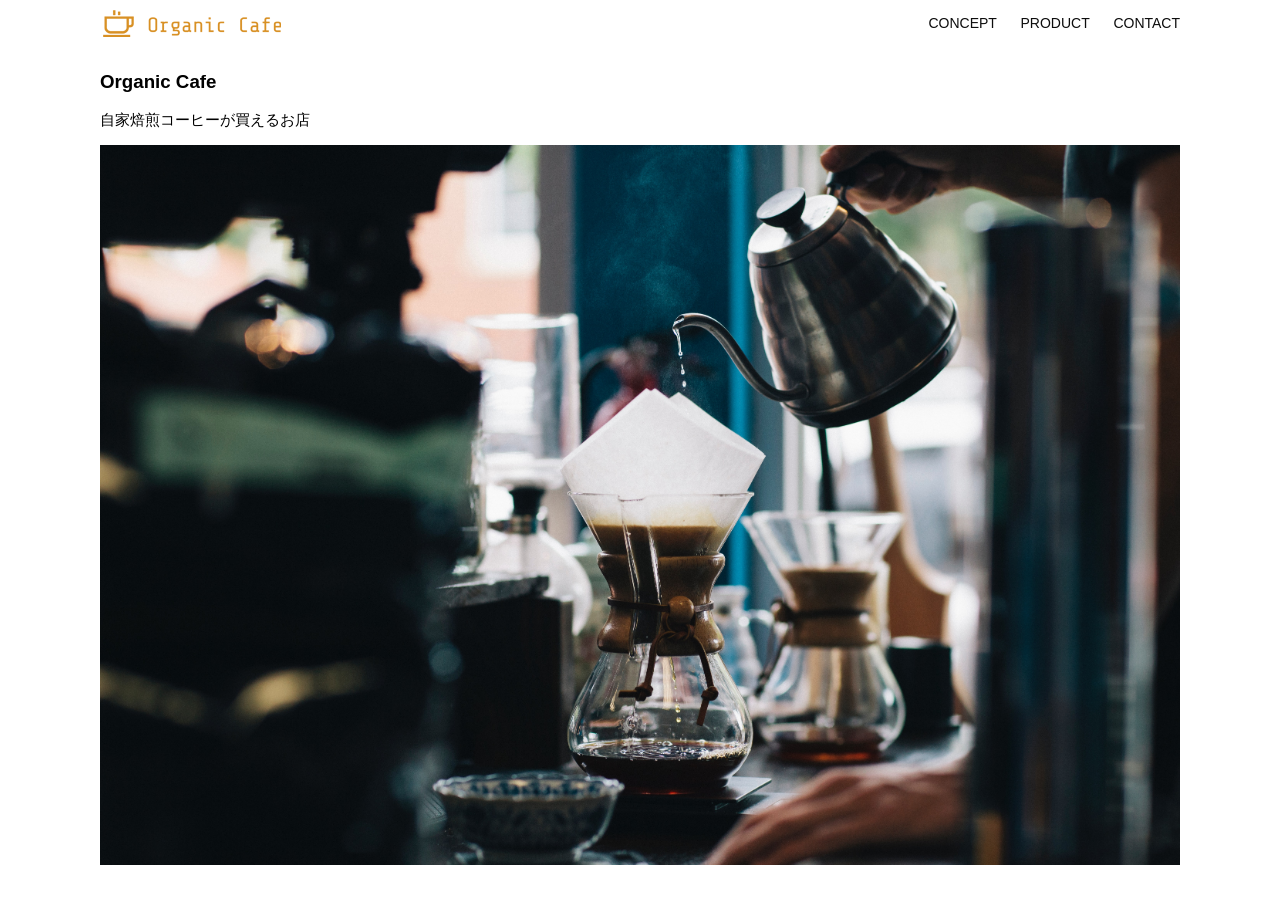
<file: html_css_kadai_013/index.html>
<!DOCTYPE html>
<html>
  <head>
    <title>Organic Cafe</title>
    <meta charset="UTF-8" />
    <meta name="description" content="自家焙煎のコーヒーがお家で楽しめるOrganic Cafe"/>
    <meta name="viewport" content="width=device-width, initial-scale=1.0" />
    <link rel="stylesheet" href="style.css" />
  </head>
  <body>
    <!-- ヘッダー -->
    <header>
      <!-- ロゴ -->
      <a href="index.html" id="logo"><img src="images/logo.png" alt="トップページに戻る"/></a>

      <!-- PC用ナビゲーション -->
      <nav id="nav-pc">
        <a href="index.html#concept">CONCEPT</a>
        <a href="index.html#product">PRODUCT</a>
        <a href="index.html#contact">CONTACT</a>
      </nav>
      <!-- スマホ用メニューボタン -->
       <img id="menu-sp" src="images/button-menu.png" alt="ナビゲーションを開く" onclick="document.getElementById('nav-sp').style.display = 'block'">
       <nav id="nav-sp">
        <img id="close" src="images/button-close.png" alt="ナビゲーションを閉じる" onclick="document.getElementById('nav-sp').style.display = 'none'">
        <a id="logo-sp" href="index.html" onclick="document.getElementById('nav-sp').style.display = 'none'">
          <img src="images/logo-sp.png" alt="トップページに戻る">
        </a>
        <a class="menu" href="index.html#concept" onclick="document.getElementById('nav-sp').style.display = 'none'">CONCEPT</a>
        <a class="menu" href="index.html#product" onclick="document.getElementById('nav-sp').style.display = 'none'">PRODUCT</a>
        <a class="menu" href="index.html#contact" onclick="document.getElementById('nav-sp').style.display = 'none'">CONTACT</a>
       </nav>
    </header>

    <main>
      <article>
        <!-- メインビジュアル -->
        <section id="main-visual">
          <div id="main-message">
            <h1>Organic Cafe</h1>
            <p>自家焙煎コーヒーが買えるお店</p>
          </div>
          <img src="images/main-image.jpg" alt="コーヒーをハンドドリップで淹れる画像"/>
        </section>
      </article>
    </main>
  </body>
</html>
</file>
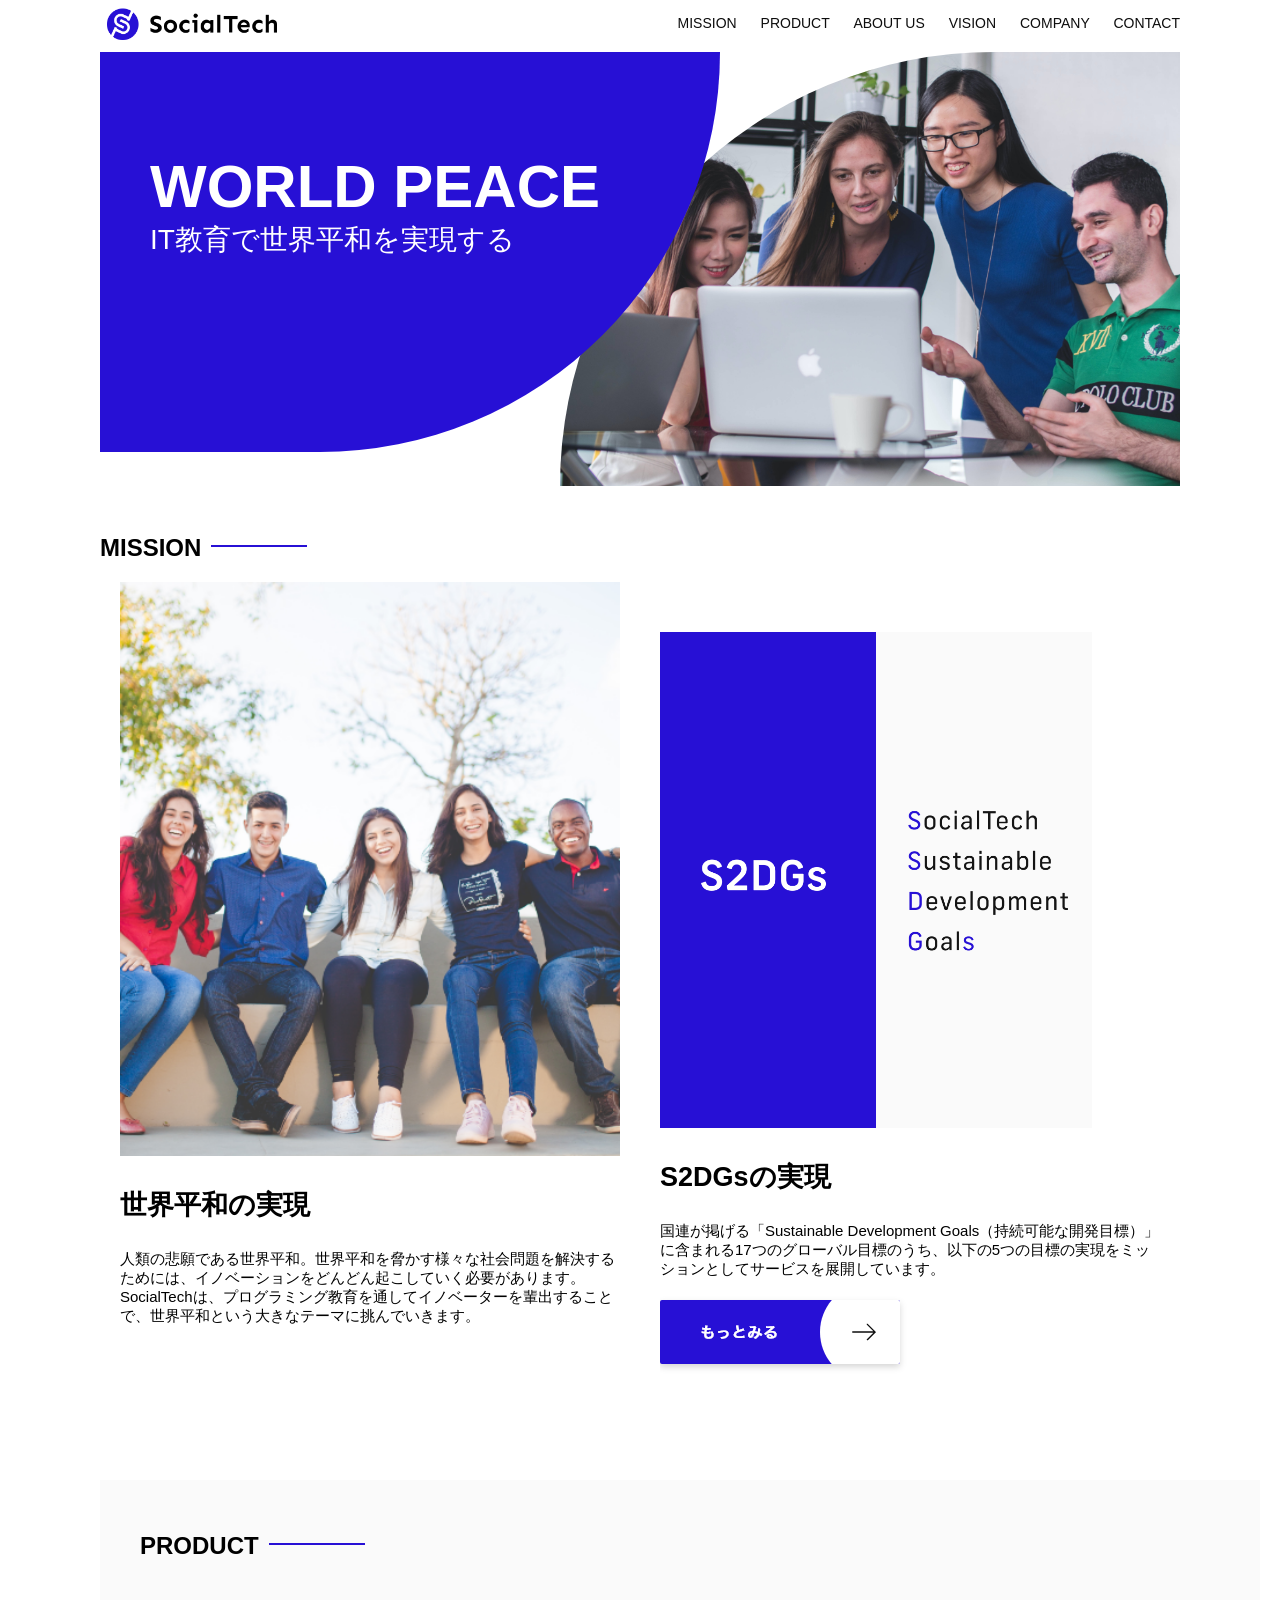
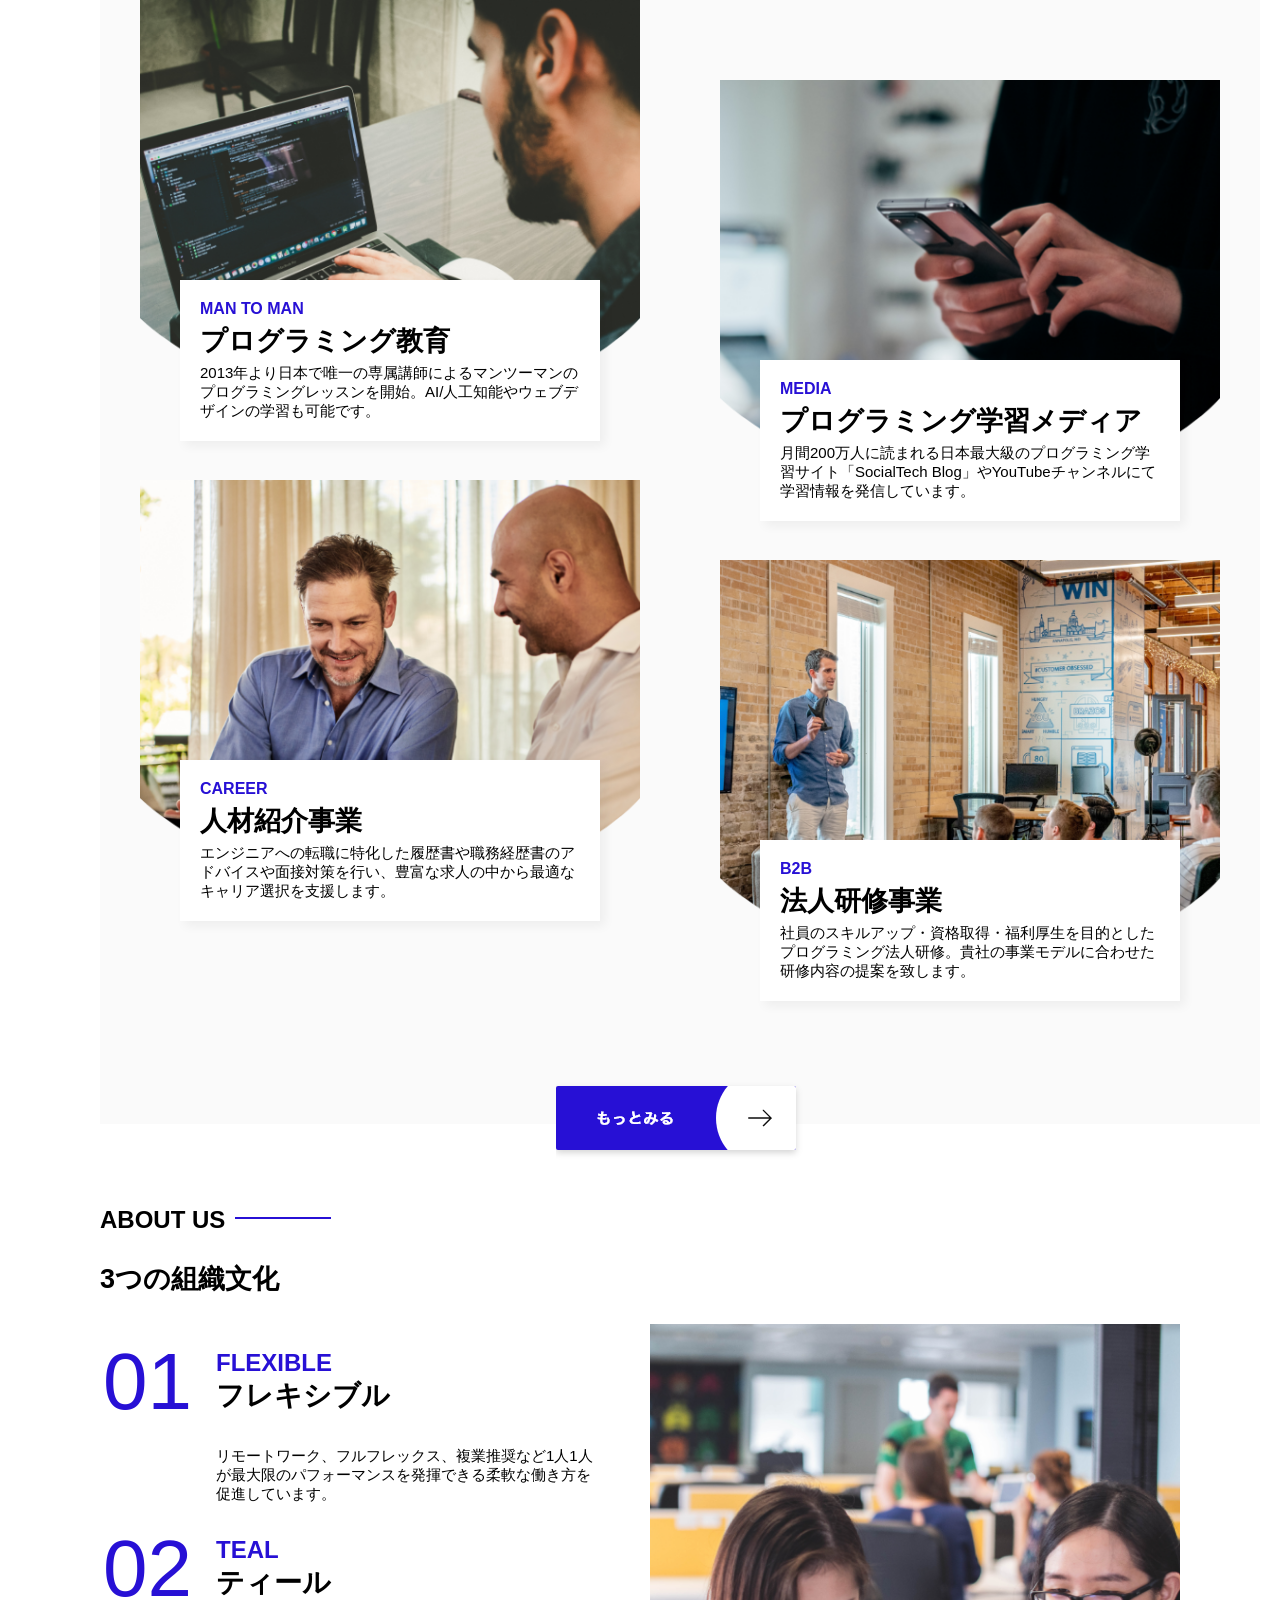
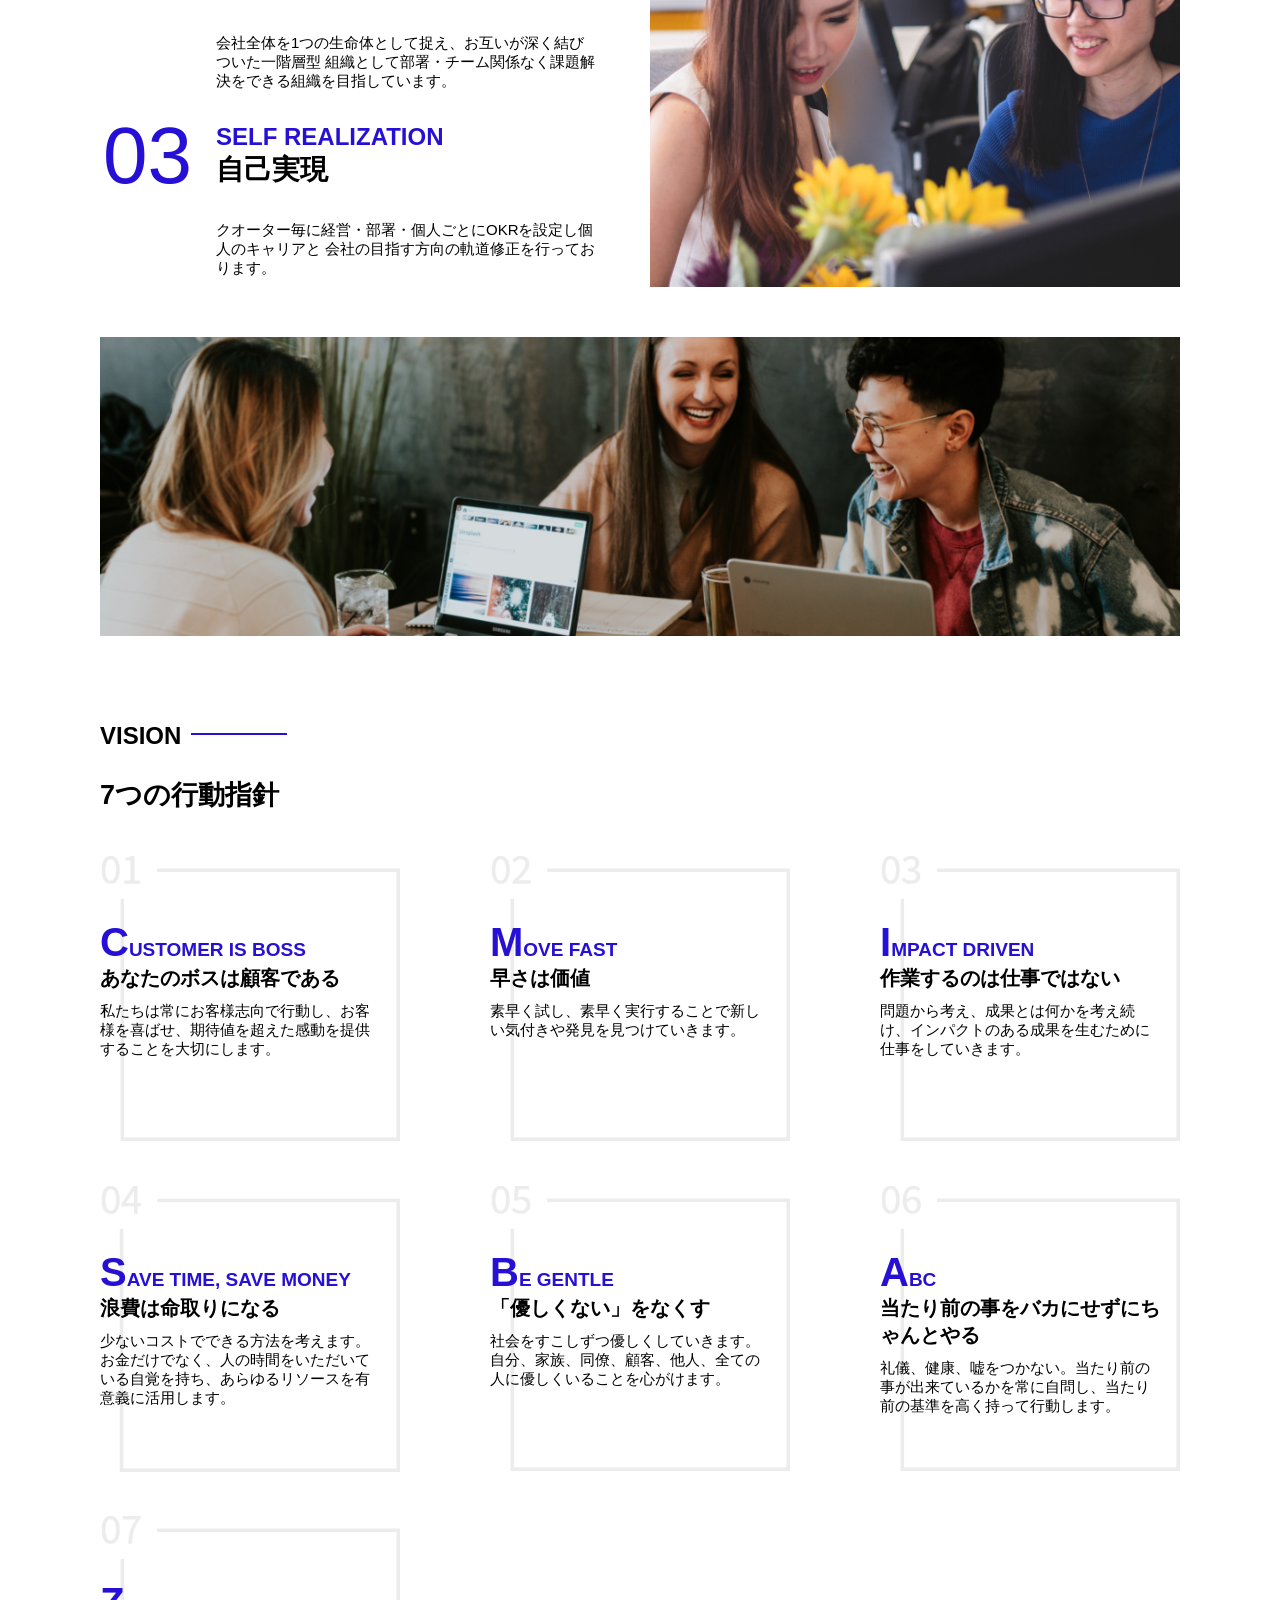
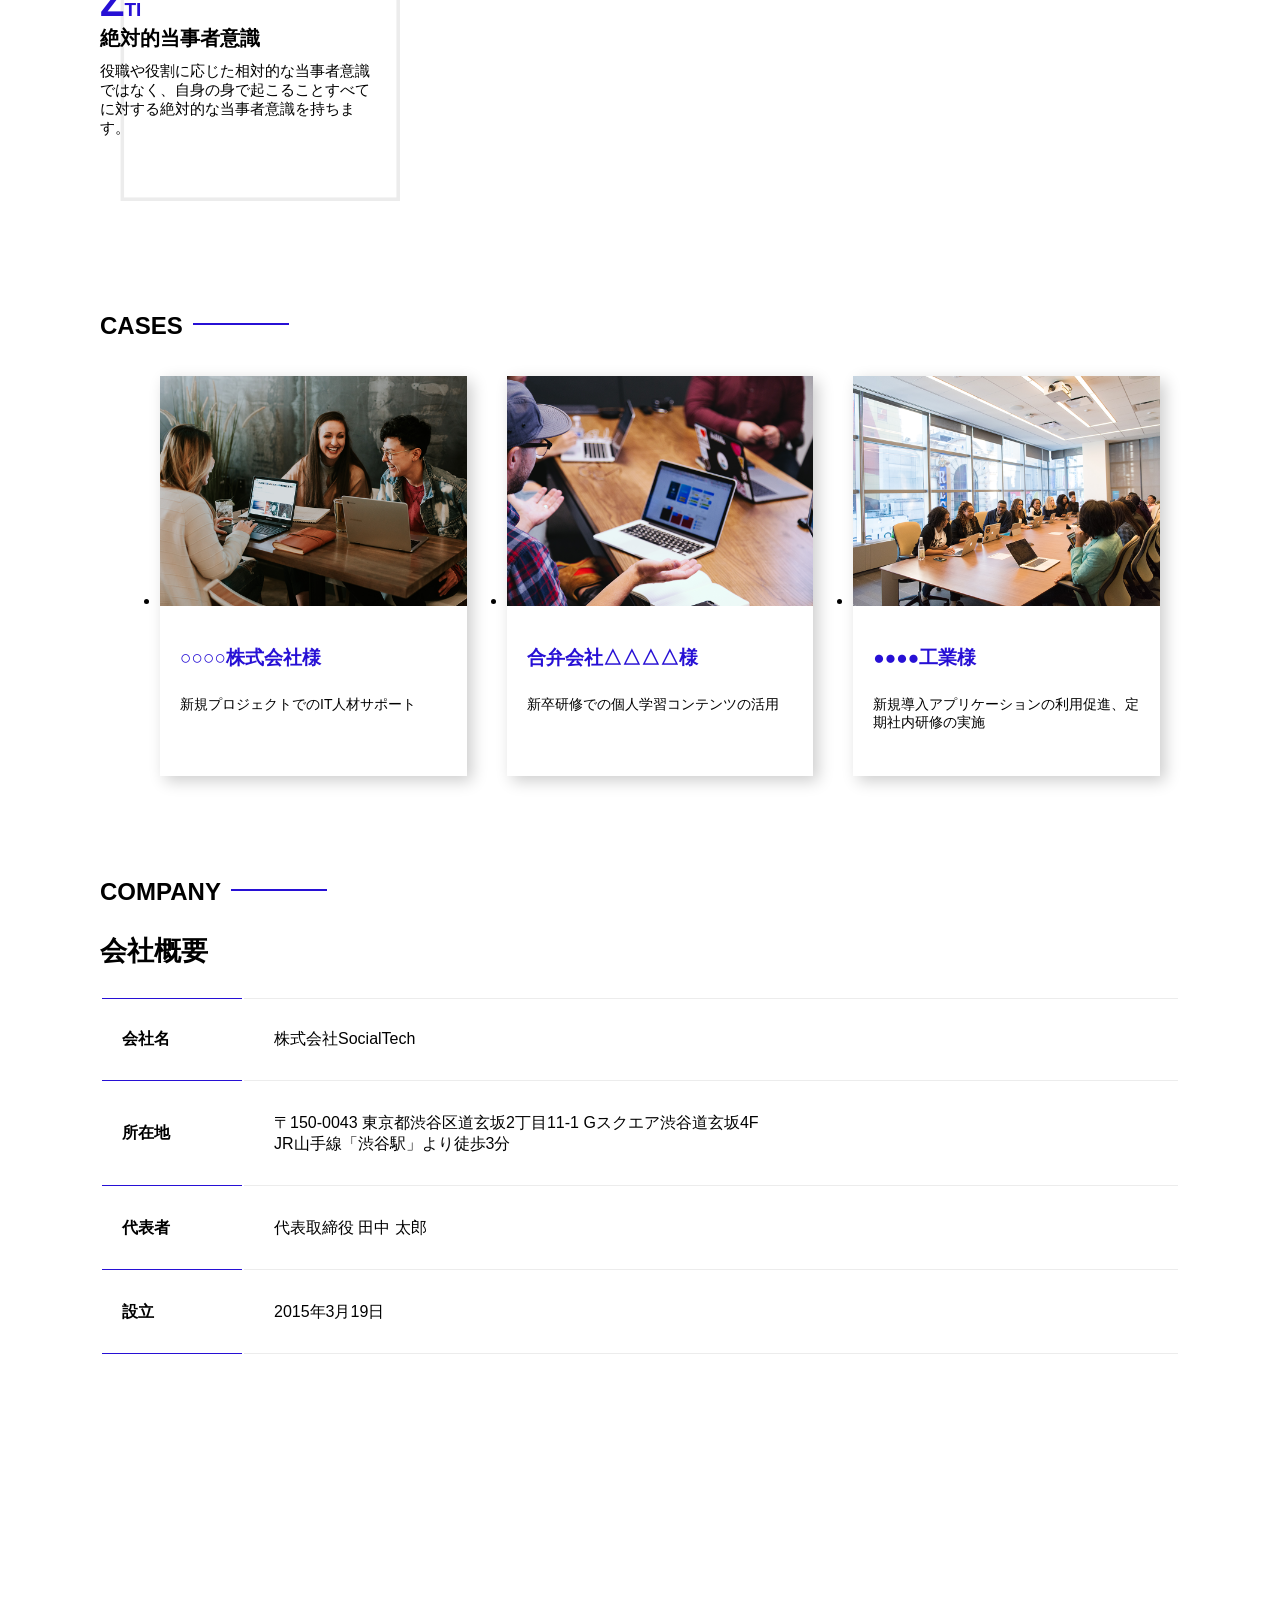
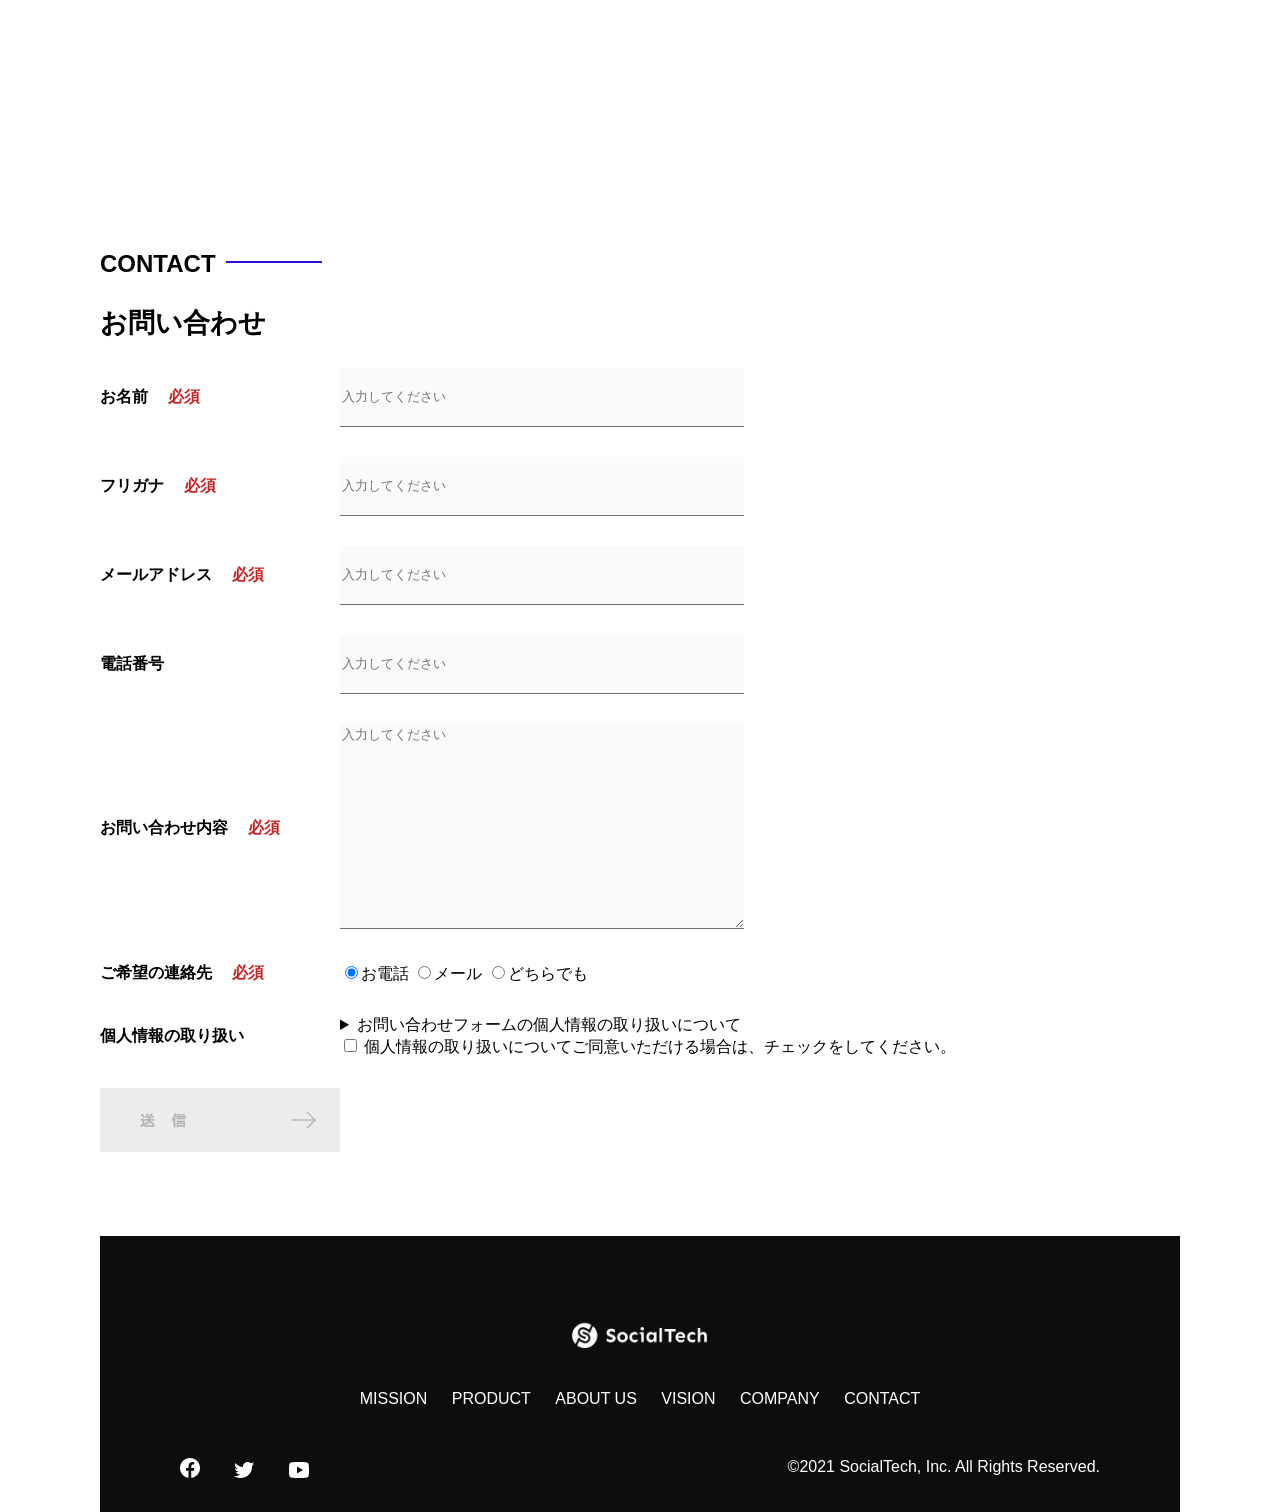
<file: kadai_tutorial_output/index.html>
<!DOCTYPE html>
<html>
  <head>
    <title>SocialTech</title>
    <meta charset="UTF-8" />
    <meta
      name="description"
      content="SocialTechはEdTech業界のリーディングカンパニーを目指します。"
    />
    <meta name="viewport" content="width=device-width, initial-scale=1.0" />
    <link rel="stylesheet" href="style.css" />
  </head>
  <body>
    <!-- ヘッダー -->
    <header>
      <!-- ロゴ -->
      <a href="index.html" id="logo"
        ><img src="images/logo.png" alt="トップページに戻る"
      /></a>

      <!-- PC用ナビゲーション -->
      <nav id="nav-pc">
        <a href="mission.html">MISSION</a>
        <a href="product.html">PRODUCT</a>
        <a href="index.html#aboutus">ABOUT US</a>
        <a href="index.html#vision">VISION</a>
        <a href="index.html#company">COMPANY</a>
        <a href="index.html#contact">CONTACT</a>
      </nav>
      <!-- スマホ用 -->
       <img id="menu-sp" src="images/button-menu.png" alt="ナビゲーションを開く" onclick="document.getElementById('nav-sp').style.display = 'block'" >
       <nav id="nav-sp">
        <img id="close" src="images/button-close.png" alt="ナビゲーションを閉じる" onclick="document.getElementById('nav-sp').style.display = 'none'">
        <a id="logo-sp" href="index.html" onclick="document.getElementById('nav-sp').style.display = 'none'">
         <img src="images/logo-sp.png" alt="トップページに戻る">
        </a>
        <a class="menu" href="mission.html" onclick="document.getElementById('nav-sp').style.display = 'none'">MISSION</a>
        <a class="menu" href="product.html" onclick="document.getElementById('nav-sp').style.display = 'none'">PRODUCT</a>
        <a class="menu" href="index.html#aboutus" onclick="document.getElementById('nav-sp').style.display = 'none'">ABOUT US</a>
        <a class="menu" href="index.html#vision" onclick="document.getElementById('nav-sp').style.display = 'none'">VISION</a>
        <a class="menu" href="index.html#company" onclick="document.getElementById('nav-sp').style.display = 'none'">COMPANY</a>
        <a class="menu" href="index.html#contact" onclick="document.getElementById('nav-sp').style.display = 'none'">CONTACT</a>
        <div id="sns">
          <a href="https://www.facebook.com/sejuku2013"><img src="images/button-facebook.png" alt="facebookのリンク"></a>
          <a href="https://twitter.com/samuraijuku"><img src="images/button-twitter.png" alt="twitterのリンク"></a>
          <a href="https://www.youtube.com/channel/UCCFOQO5aDK0xXam4cUQXT8g"><img src="images/button-youtube.png" alt="youtubeのリンク"></a>
        </div>
       </nav>
    </header>
    <main>
      <article>
        <!-- メインビジュアル -->
        <section id="main-visual">
          <div id="main-message">
            <h1>WORLD PEACE</h1>
            <p>IT教育で世界平和を実現する</p>
          </div>
          <img
            src="images/index/index-main.png"
            alt="PCの周りに集まる多国籍の仲間たち"
          />
        </section>
        <!--ミッション-->
        <section id="mission">
          <h2 class="index-h2">MISSION</h2>
          <div id="mission-flex">
            <div>
              <img
                id="mission-photo"
                src="images/index/index-mission.png"
                alt="屋外のベンチで写真を撮影する多国籍の仲間たち"
              />
              <h3>世界平和の実現</h3>
              <p>
                人類の悲願である世界平和。世界平和を脅かす様々な社会問題を解決するためには、イノベーションをどんどん起こしていく必要があります。SocialTechは、プログラミング教育を通してイノベーターを輩出することで、世界平和という大きなテーマに挑んでいきます。
              </p>
            </div>
            <div>
              <img id="s2dgs" src="images/index/s2dgs.png" alt="S2DGs" />
              <h3>S2DGsの実現</h3>
              <p>
                国連が掲げる「Sustainable Development
                Goals（持続可能な開発目標）」に含まれる17つのグローバル目標のうち、以下の5つの目標の実現をミッションとしてサービスを展開しています。
              </p>
              <a href="mission.html">
                <img src="images/button-more.png" alt="もっとみる" />
              </a>
            </div>
          </div>
        </section>
        <!-- プロダクト -->
        <section id="product">
          <h2 class="index-h2">PRODUCT</h2>
          <div>
            <div id="product-left">
              <div>
                <img
                  class="product-photo"
                  src="images/index/index-mantoman.png"
                  alt="PCでコードを書く男性"
                />
                <div class="product-explain">
                  <span>MAN TO MAN</span>
                  <h3>プログラミング教育</h3>
                  <p>
                    2013年より日本で唯一の専属講師によるマンツーマンのプログラミングレッスンを開始。AI/人工知能やウェブデザインの学習も可能です。
                  </p>
                </div>
              </div>
              <div>
                <img
                  class="product-photo"
                  src="images/index/index-career.png"
                  alt="笑顔で話し合う2人の男性"
                />
                <div class="product-explain">
                  <span>CAREER</span>
                  <h3>人材紹介事業</h3>
                  <p>
                    エンジニアへの転職に特化した履歴書や職務経歴書のアドバイスや面接対策を行い、豊富な求人の中から最適なキャリア選択を支援します。
                  </p>
                </div>
              </div>
            </div>
            <div id="product-right">
              <div>
                <img
                  class="product-photo"
                  src="images/index/index-media.png"
                  alt="スマートフォンを操作する人"
                />
                <div class="product-explain">
                  <span>MEDIA</span>
                  <h3>プログラミング学習メディア</h3>
                  <p>
                    月間200万人に読まれる日本最大級のプログラミング学習サイト「SocialTech
                    Blog」やYouTubeチャンネルにて学習情報を発信しています。
                  </p>
                </div>
              </div>
              <div>
                <img
                  class="product-photo"
                  src="images/index/index-b2b.png"
                  alt="講演中の男性とそれを聴く人々"
                />
                <div class="product-explain">
                  <span>B2B</span>
                  <h3>法人研修事業</h3>
                  <p>
                    社員のスキルアップ・資格取得・福利厚生を目的としたプログラミング法人研修。貴社の事業モデルに合わせた研修内容の提案を致します。
                  </p>
                </div>
              </div>
            </div>
          </div>
          <div>
            <a id="product-more" href="product.html">
              <img src="images/button-more.png" alt="もっとみる" />
            </a>
          </div>
        </section>
        <!---ABOUT US-->
        <section id="aboutus">
          <h2 class="index-h2">ABOUT US</h2>
          <h3>3つの組織文化</h3>
          <div>
            <table class="culture-table">
              <tr>
                <td>
                  <span class="culture-num">01</span>
                </td>
                <td>
                  <span class="culture-en">FLEXIBLE</span>
                  <span class="culture-jp">フレキシブル</span>
                </td>
              </tr>
              <tr>
                <td>
                  <!--空のセル-->
                </td>
                <td>
                  <p class="culture-description">
                    リモートワーク、フルフレックス、複業推奨など1人1人が最大限のパフォーマンスを発揮できる柔軟な働き方を促進しています。
                  </p>
                </td>
              </tr>
              <tr>
                <td>
                  <span class="culture-num">02</span>
                </td>
                <td>
                  <span class="culture-en">TEAL</span>
                  <span class="culture-jp">ティール</span>
                </td>
              </tr>
              <tr>
                <td>
                  <!--空のセル-->
                </td>
                <td>
                  <p class="culture-description">
                    会社全体を1つの生命体として捉え、お互いが深く結びついた一階層型
                    組織として部署・チーム関係なく課題解決をできる組織を目指しています。
                  </p>
                </td>
              </tr>
              <tr>
                <td>
                  <span class="culture-num">03</span>
                </td>
                <td>
                  <span class="culture-en">SELF REALIZATION</span>
                  <span class="culture-jp">自己実現</span>
                </td>
              </tr>
              <tr>
                <td>
                  <!--空のセル-->
                </td>
                <td>
                  <p class="culture-description">
                    クオーター毎に経営・部署・個人ごとにOKRを設定し個人のキャリアと
                    会社の目指す方向の軌道修正を行っております。
                  </p>
                </td>
              </tr>
            </table>
            <img
              class="culture-img"
              src="images/index/index-aboutus1.png"
              alt="笑顔で話し合う2人の女性"
            />
          </div>
          <img
            class="culture-img2"
            src="images/index/index-aboutus2.png"
            alt="笑顔で話し合う3人の男女"
          />
        </section>
        <!-- VISION -->
        <section id="vision">
          <h2 class="index-h2">VISION</h2>
          <h3>7つの行動指針</h3>
          <div>
            <div class="vision-box">
              <img src="images/index/vision-01.png" alt="01" />
              <span>
                <h4>CUSTOMER IS BOSS</h4>
                <h5>あなたのボスは顧客である</h5>
                <p>
                  私たちは常にお客様志向で行動し、お客様を喜ばせ、期待値を超えた感動を提供することを大切にします。
                </p>
              </span>
            </div>
            <div class="vision-box">
              <img src="images/index/vision-02.png" alt="02" />
              <span>
                <h4>MOVE FAST</h4>
                <h5>早さは価値</h5>
                <p>
                  素早く試し、素早く実行することで新しい気付きや発見を見つけていきます。
                </p>
              </span>
            </div>
            <div class="vision-box">
              <img src="images/index/vision-03.png" alt="03" />
              <span>
                <h4>IMPACT DRIVEN</h4>
                <h5>作業するのは仕事ではない</h5>
                <p>
                  問題から考え、成果とは何かを考え続け、インパクトのある成果を生むために仕事をしていきます。
                </p>
              </span>
            </div>
            <div class="vision-box">
              <img src="images/index/vision-04.png" alt="04" />
              <span>
                <h4>SAVE TIME, SAVE MONEY</h4>
                <h5>浪費は命取りになる</h5>
                <p>
                  少ないコストでできる方法を考えます。お金だけでなく、人の時間をいただいている自覚を持ち、あらゆるリソースを有意義に活用します。
                </p>
              </span>
            </div>
            <div class="vision-box">
              <img src="images/index/vision-05.png" alt="05" />
              <span>
                <h4>BE GENTLE</h4>
                <h5>「優しくない」をなくす</h5>
                <p>
                  社会をすこしずつ優しくしていきます。自分、家族、同僚、顧客、他人、全ての人に優しくいることを心がけます。
                </p>
              </span>
            </div>
            <div class="vision-box">
              <img src="images/index/vision-06.png" alt="06" />
              <span>
                <h4>ABC</h4>
                <h5>当たり前の事をバカにせずにちゃんとやる</h5>
                <p>
                  礼儀、健康、嘘をつかない。当たり前の事が出来ているかを常に自問し、当たり前の基準を高く持って行動します。
                </p>
              </span>
            </div>
            <div class="vision-box">
              <img src="images/index/vision-07.png" alt="07" />
              <span>
                <h4>ZTI</h4>
                <h5>絶対的当事者意識</h5>
                <p>
                  役職や役割に応じた相対的な当事者意識ではなく、自身の身で起こることすべてに対する絶対的な当事者意識を持ちます。
                </p>
              </span>
            </div>
          </div>
        </section>
        <!-- CASES -->
        <section id="cases">
          <h2 class="index-h2">CASES</h2>
          <ul>
            <li class="case-card">
              <img class="case-img" 
               src="images/index/case-1.png" alt="仲良く語り合う3人">
              <div class="case-info">
                <h4 class="case-name">○○○○株式会社様</h4>
                <p class="case-content">新規プロジェクトでのIT人材サポート</p>
              </div>
            </li>
            <li class="case-card">
              <img class="case-img" 
               src="images/index/case-2.png" alt="PCでコンテンツを見る">
              <div class="case-info">
                <h4 class="case-name">合弁会社△△△△様</h4>
                <p class="case-content">新卒研修での個人学習コンテンツの活用</p>
              </div>
            </li>
            <li class="case-card">
              <img class="case-img" 
               src="images/index/case-3.png" alt="社内研修中の会議室">
               <div class="case-info">
                <h4 class="case-name">●●●●工業様</h4>
                <p class="case-content">新規導入アプリケーションの利用促進、定期社内研修の実施</p>
               </div>
            </li>
          </ul>
        </section>
        <!-- COMPANY -->
        <section id="company">
          <h2 class="index-h2">COMPANY</h2>
          <h3>会社概要</h3>
          <table id="company-table">
            <tr>
              <th class="tableheader-first">会社名</th>
              <td class="cell-first">株式会社SocialTech</td>
            </tr>
            <tr>
              <th class="tableheader">所在地</th>
              <td class="cell">
                〒150-0043 東京都渋谷区道玄坂2丁目11-1 Gスクエア渋谷道玄坂4F<br />JR山手線「渋谷駅」より徒歩3分
              </td>
            </tr>
            <tr>
              <th class="tableheader">代表者</th>
              <td class="cell">代表取締役 田中 太郎</td>
            </tr>
            <tr>
              <th class="tableheader">設立</th>
              <td class="cell">2015年3月19日</td>
            </tr>
          </table>
          <iframe
            src="https://www.google.com/maps/embed?pb=!1m18!1m12!1m3!1d3241.7759544892483!2d139.69399665123464!3d35.65789123876098!2m3!1f0!2f0!3f0!3m2!1i1024!2i768!4f13.1!3m3!1m2!1s0x60188caa0042e8d1%3A0xba130bea826a7aa2!2z44CSMTUwLTAwNDMg5p2x5Lqs6YO95riL6LC35Yy66YGT546E5Z2C77yS5LiB55uu77yR77yR4oiS77yR!5e0!3m2!1sja!2sjp!4v1636872991912!5m2!1sja!2sjp"
            style="border: 0"
            allowfullscreen=""
            loading="lazy"
          >
          </iframe>
        </section>
        <!-- お問い合わせフォーム -->
        <section id="contact">
          <h2 class="index-h2">CONTACT</h2>
          <h3>お問い合わせ</h3>
          <form>
            <div>
              <div class="contact-heading">
                <label class="contact-label"
                  >お名前<span class="contact-span">必須</span></label
                >
              </div>
              <div class="contact-form">
                <input
                  type="text"
                  name="name"
                  placeholder="入力してください"
                  class="contact-textbox"
                />
              </div>
            </div>
            <div>
              <div class="contact-heading">
                <label class="contact-label"
                  >フリガナ<span class="contact-span">必須</span></label
                >
              </div>
              <div>
                <input
                  type="text"
                  name="hurigana"
                  placeholder="入力してください"
                  class="contact-textbox"
                />
              </div>
            </div>
            <div>
              <div class="contact-heading">
                <label class="contact-label"
                  >メールアドレス<span class="contact-span">必須</span></label
                >
              </div>
              <div>
                <input
                  type="text"
                  name="email"
                  placeholder="入力してください"
                  class="contact-textbox"
                />
              </div>
            </div>
            <div>
              <div class="contact-heading">
                <label class="contact-label">電話番号</label>
              </div>
              <div>
                <input
                  type="text"
                  name="tel"
                  placeholder="入力してください"
                  class="contact-textbox"
                />
              </div>
            </div>
            <div>
              <div class="contact-heading">
                <label class="contact-label"
                  >お問い合わせ内容<span class="contact-span">必須</span></label
                >
              </div>
              <div>
                <textarea
                  class="contact-textarea"
                  placeholder="入力してください"
                  name="message"
                ></textarea>
              </div>
            </div>
            <div>
              <div class="contact-heading">
                <label class="contact-label"
                  >ご希望の連絡先<span class="contact-span">必須</span></label
                >
              </div>
              <div>
                <input
                  class="radiobutton"
                  type="radio"
                  value="tel"
                  name="contact"
                  checked
                /><label>お電話</label>
                <input
                  class="radiobutton"
                  type="radio"
                  value="mail"
                  name="contact"
                /><label>メール</label>
                <input
                  class="radiobutton"
                  type="radio"
                  value="both"
                  name="contact"
                /><label>どちらでも</label>
              </div>
            </div>
            <div>
              <div class="contact-heading">
                <label class="contact-label">個人情報の取り扱い</label>
              </div>
              <div>
                <details>
                  <summary>
                    お問い合わせフォームの個人情報の取り扱いについて
                  </summary>
                  <div>
                    <span>１．組織の名称又は氏名</span><br />
                    株式会社SocialTech<br /><br />
                    <span
                      >２．個人情報保護管理者（若しくはその代理人）の氏名又は職名、所属及び連絡先
                      鈴木 一郎 コーポレート部</span
                    ><br />
                    メールアドレス：support@socialtech.net<br />
                    TEL：03-xxxx-xxxx<br />
                    <span>３．個人情報の利用目的</span><br />
                    ・本サービス及び本サービスに関連する情報の提供又はそれらに関する連絡のため<br />
                    ・ユーザーの本人確認のため<br />
                    ・当社サービスのご案内のため<br />
                    ・当社の商品等の広告または宣伝（電子メールによるものを含むものとします。）<br /><br />
                    <span>４．個人情報の取り扱い業務の委託</span><br />
                    個人情報の取扱業務の全部または一部を外部に業務委託する場合があります。<br />
                    その際、弊社は、個人情報を適切に保護できる管理体制を敷き実行していることを条件として<br />
                    委託先を厳選したうえで、機密保持契約を委託先と締結し、お客様の個人情報を厳密に管理させます。<br /><br />
                    <span>５．個人情報の開示等の請求</span><br />
                    お客様は、弊社に対してご自身の個人情報の開示等（利用目的の通知、開示、内容の訂正・追加・削除、利用の停止または消去、第三者への提供の停止）に関して、当社問合わせ窓口に申し出ることができます。<br />
                    その際、弊社はお客様ご本人を確認させていただいたうえで、合理的な期間内に対応いたします。<br /><br />
                    なお、個人情報に関する弊社問合わせ先は、次の通りです。<br /><br />
                    株式会社SocialTech　個人情報問合せ窓口<br />
                    〒150-0043　東京都渋谷区道玄坂2丁目11-1 Ｇスクエア渋谷道玄坂
                    4F<br />
                    メールアドレス：support@socialtech.net　TEL：03-xxxx-xxxx<br /><br />
                    <span>６．個人情報を提供されることの任意性について</span
                    ><br /><br />
                    お客様がご自身の個人情報を弊社に提供されるか否かは、お客様のご判断によりますが、もしご提供されない場合には、適切なサービスが提供できない場合がありますので予めご了承ください。
                  </div>
                </details>
                <input type="checkbox" name="agree" />
                <span
                  >個人情報の取り扱いについてご同意いただける場合は、チェックをしてください。</span
                >
              </div>
            </div>
            <input
              type="image"
              value="Submit"
              src="images/button-submit.png"
              alt="送信する"
            />
          </form>
        </section>
      </article>
      <footer>
        <div id="footer-logo">
          <img src="images/logo-sp.png" alt="SocialTech" />
        </div>
        <div id="footer-link">
          <a href="mission.html">MISSION</a>
          <a href="product.html">PRODUCT</a>
          <a href="index.html#aboutus">ABOUT US</a>
          <a href="index.html#vision">VISION</a>
          <a href="index.html#company">COMPANY</a>
          <a href="index.html#contact">CONTACT</a>
        </div>
        <div id="sns-footer">
          <a href="https://www.facebook.com/sejuku2013"
            ><img src="images/button-facebook.png" alt="Facebookのリンク"
          /></a>
          <a href="https://twitter.com/samuraijuku"
            ><img src="images/button-twitter.png" alt="Twitterのリンク"
          /></a>
          <a href="https://www.youtube.com/channel/UCCFOQO5aDK0xXam4cUQXT8g"
            ><img src="images/button-youtube.png" alt="YouTubeのリンク"
          /></a>
          <span id="copyright"
            >&copy;2021 SocialTech, Inc. All Rights Reserved.
          </span>
        </div>
      </footer>
    </main>
  </body>
</html>
</file>
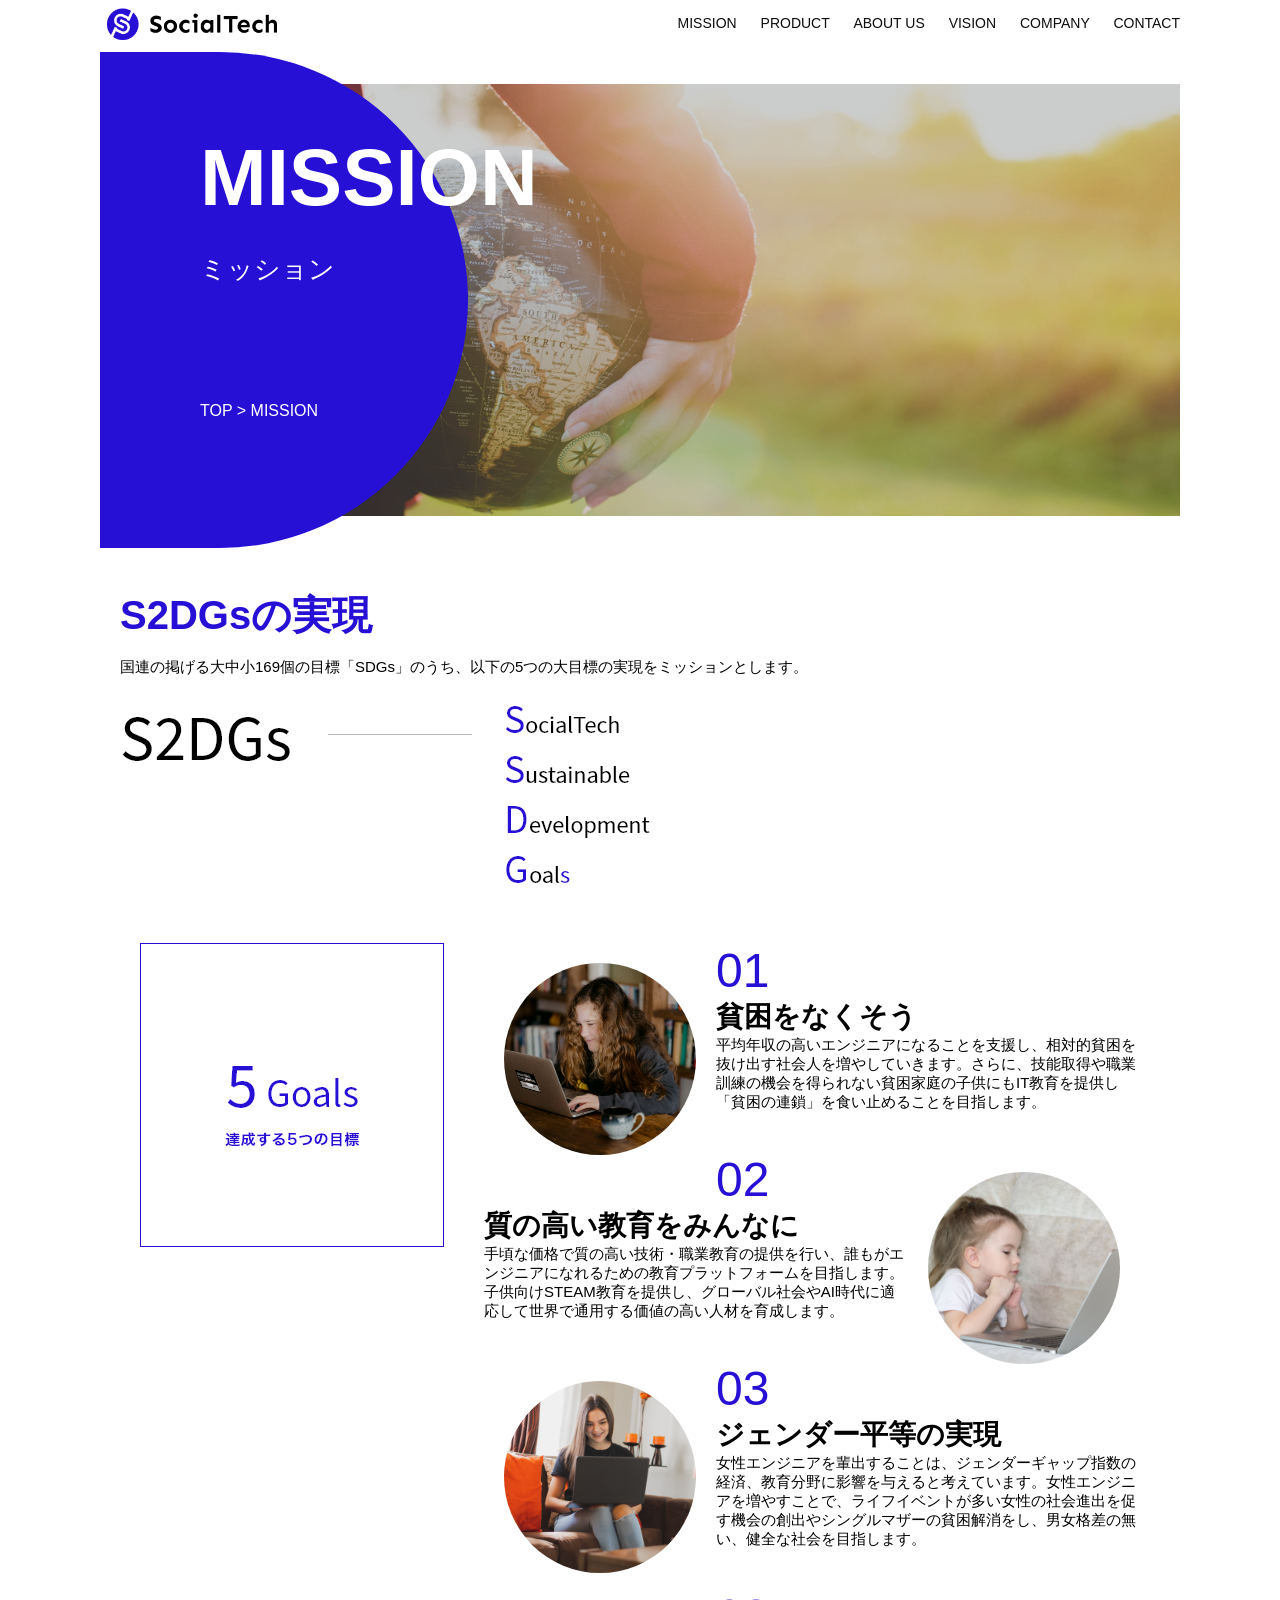
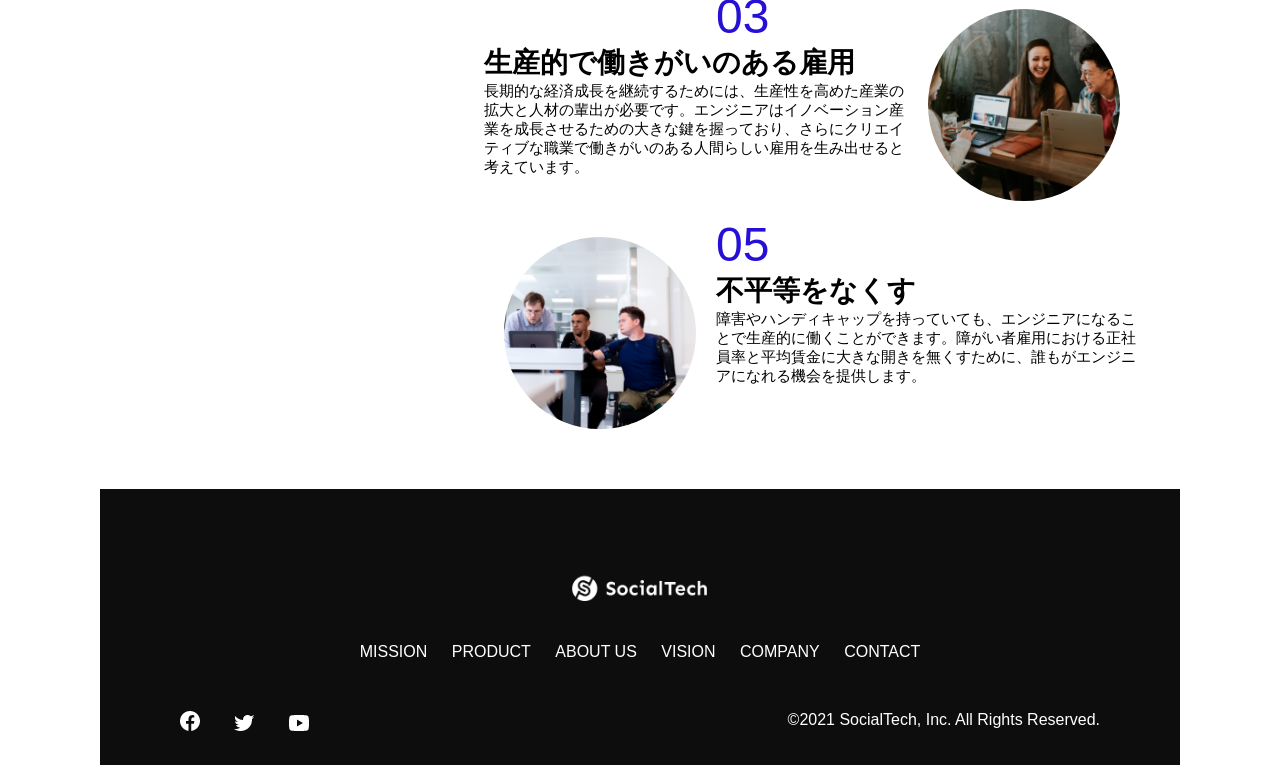
<file: kadai_tutorial_output/mission.html>
<!DOCTYPE html>
<html>
  <head>
    <title>SocialTech - MISSION ミッション -</title>
    <meta charset="UTF-8" />
    <meta
      name="description"
      content="SocialTechが目指す5つの目標（S2DGs）を紹介します。"
    />
    <meta name="viewport" content="width=device-width, initial-scale=1.0" />
    <link rel="stylesheet" href="style.css" />
  </head>
  <body>
    <!-- ヘッダー -->
    <header>
      <!-- ロゴ -->
      <a href="index.html" id="logo"
        ><img src="images/logo.png" alt="トップページに戻る"
      /></a>

      <!-- PC用ナビゲーション -->
      <nav id="nav-pc">
        <a href="mission.html">MISSION</a>
        <a href="product.html">PRODUCT</a>
        <a href="index.html#aboutus">ABOUT US</a>
        <a href="index.html#vision">VISION</a>
        <a href="index.html#company">COMPANY</a>
        <a href="index.html#contact">CONTACT</a>
      </nav>
       <!-- スマホ用 -->
       <img id="menu-sp" src="images/button-menu.png" alt="ナビゲーションを開く" onclick="document.getElementById('nav-sp').style.display = 'block'" >
       <nav id="nav-sp">
        <img id="close" src="images/button-close.png" alt="ナビゲーションを閉じる" onclick="document.getElementById('nav-sp').style.display = 'none'">
        <a id="logo-sp" href="index.html" onclick="document.getElementById('nav-sp').style.display = 'none'">
         <img src="images/logo-sp.png" alt="トップページに戻る">
        </a>
        <a class="menu" href="mission.html" onclick="document.getElementById('nav-sp').style.display = 'none'">MISSION</a>
        <a class="menu" href="product.html" onclick="document.getElementById('nav-sp').style.display = 'none'">PRODUCT</a>
        <a class="menu" href="index.html#aboutus" onclick="document.getElementById('nav-sp').style.display = 'none'">ABOUT US</a>
        <a class="menu" href="index.html#vision" onclick="document.getElementById('nav-sp').style.display = 'none'">VISION</a>
        <a class="menu" href="index.html#company" onclick="document.getElementById('nav-sp').style.display = 'none'">COMPANY</a>
        <a class="menu" href="index.html#contact" onclick="document.getElementById('nav-sp').style.display = 'none'">CONTACT</a>
        <div id="sns">
          <a href="https://www.facebook.com/sejuku2013"><img src="images/button-facebook.png" alt="facebookのリンク"></a>
          <a href="https://twitter.com/samuraijuku"><img src="images/button-twitter.png" alt="twitterのリンク"></a>
          <a href="https://www.youtube.com/channel/UCCFOQO5aDK0xXam4cUQXT8g"><img src="images/button-youtube.png" alt="youtubeのリンク"></a>
        </div>
       </nav>
    </header>
    <main>
        <article>
            <section id="mission-main">
                <div id="mission-title">
                    <h1>MISSION</h1>
                    <span>ミッション</span>
                    <div>TOP > MISSION</div>
                </div>
            </section>
            <section id="mission-s2dgs">
                <h2 class="mission-h2">S2DGsの実現</h2>
                <p>国連の掲げる大中小169個の目標「SDGs」のうち、以下の5つの大目標の実現をミッションとします。</p>
                <img src="images/mission/mission-s2dgs.png" alt="S2DGs">
            </section>
            <section id="mission-5goals">
                <div>
                    <img id="s2dgs-image" src="images/mission/mission-5goals.png" alt="5Goals">
                </div>
                <div>
                    <div>
                        <img class="fivegoals-image-left" src="images/mission/mission-5goals01.png" alt="PCを操作する女の子">
                        <span class="fivegoals-number">01</span>
                        <h3 class="fivegoals-h3">貧困をなくそう</h3>
                        <p class="fivegoals-p">
                            平均年収の高いエンジニアになることを支援し、相対的貧困を抜け出す社会人を増やしていきます。さらに、技能取得や職業訓練の機会を得られない貧困家庭の子供にもIT教育を提供し「貧困の連鎖」を食い止めることを目指します。
                        </p>
                    </div>

                    <div>
                        <img class="fivegoals-image-right" src="images/mission/mission-5goals02.png" alt="PCを見つめる小さい女の子">
                        <span class="fivegoals-number">02</span>
                        <h3 class="fivegoals-h3">質の高い教育をみんなに</h3>
                        <p class="fivegoals-p">
                            手頃な価格で質の高い技術・職業教育の提供を行い、誰もがエンジニアになれるための教育プラットフォームを目指します。子供向けSTEAM教育を提供し、グローバル社会やAI時代に適応して世界で通用する価値の高い人材を育成します。
                        </p>
                    </div>

                    <div>
                        <img class="fivegoals-image-left" src="images/mission/mission-5goals03.png" alt="PCを操作する女性">
                        <span class="fivegoals-number">03</span>
                        <h3 class="fivegoals-h3">ジェンダー平等の実現</h3>
                        <p class="fivegoals-p">
                            女性エンジニアを輩出することは、ジェンダーギャップ指数の経済、教育分野に影響を与えると考えています。女性エンジニアを増やすことで、ライフイベントが多い女性の社会進出を促す機会の創出やシングルマザーの貧困解消をし、男女格差の無い、健全な社会を目指します。
                        </p>
                    </div>

                    <div>
                        <img class="fivegoals-image-right" src="images/mission/mission-5goals04.png" alt="笑顔で話し合う3人の男女">
                        <span class="fivegoals-number">03</span>
                        <h3 class="fivegoals-h3">生産的で働きがいのある雇用</h3>
                        <p class="fivegoals-p">
                            長期的な経済成長を継続するためには、生産性を高めた産業の拡大と人材の輩出が必要です。エンジニアはイノベーション産業を成長させるための大きな鍵を握っており、さらにクリエイティブな職業で働きがいのある人間らしい雇用を生み出せると考えています。
                        </p>
                    </div>

                    <div>
                        <img class="fivegoals-image-left" src="images/mission/mission-5goals05.png" alt="障害を持つ男性が生き生きと働く様子">
                        <span class="fivegoals-number">05</span>
                        <h3 class="fivegoals-h3">不平等をなくす</h3>
                        <p class="fivegoals-p">
                            障害やハンディキャップを持っていても、エンジニアになることで生産的に働くことができます。障がい者雇用における正社員率と平均賃金に大きな開きを無くすために、誰もがエンジニアになれる機会を提供します。
                        </p>
                    </div>
                </div>
            </section>
        </article>
        <footer>
            <div id="footer-logo">
                <img src="images/logo-sp.png" alt="SocialTech" />
              </div>
              <div id="footer-link">
                <a href="mission.html">MISSION</a>
                <a href="product.html">PRODUCT</a>
                <a href="index.html#aboutus">ABOUT US</a>
                <a href="index.html#vision">VISION</a>
                <a href="index.html#company">COMPANY</a>
                <a href="index.html#contact">CONTACT</a>
              </div>
              <div id="sns-footer">
                <a href="https://www.facebook.com/sejuku2013"
                  ><img src="images/button-facebook.png" alt="Facebookのリンク"
                /></a>
                <a href="https://twitter.com/samuraijuku"
                  ><img src="images/button-twitter.png" alt="Twitterのリンク"
                /></a>
                <a href="https://www.youtube.com/channel/UCCFOQO5aDK0xXam4cUQXT8g"
                  ><img src="images/button-youtube.png" alt="YouTubeのリンク"
                /></a>
                <span id="copyright"
                  >&copy;2021 SocialTech, Inc. All Rights Reserved.
                </span>
              </div>
        </footer>
    </main>
</body>
</html>
</file>
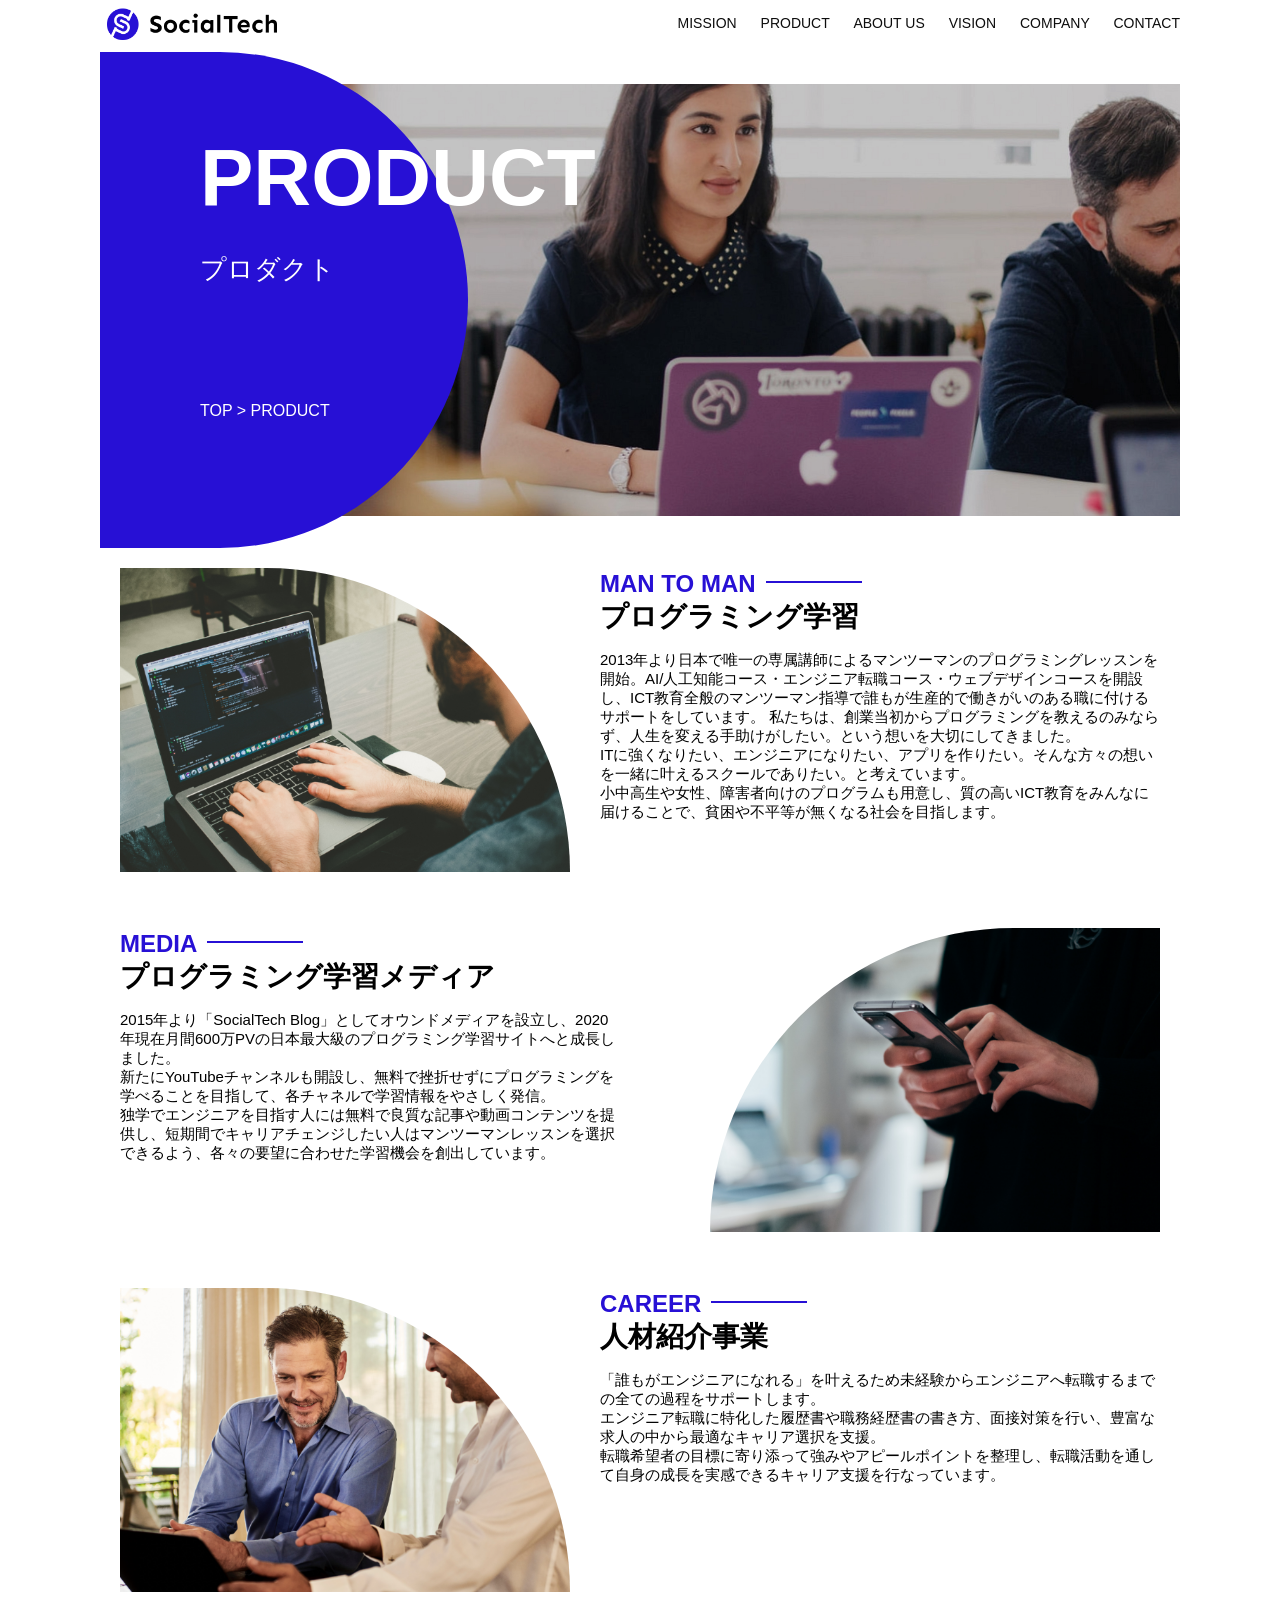
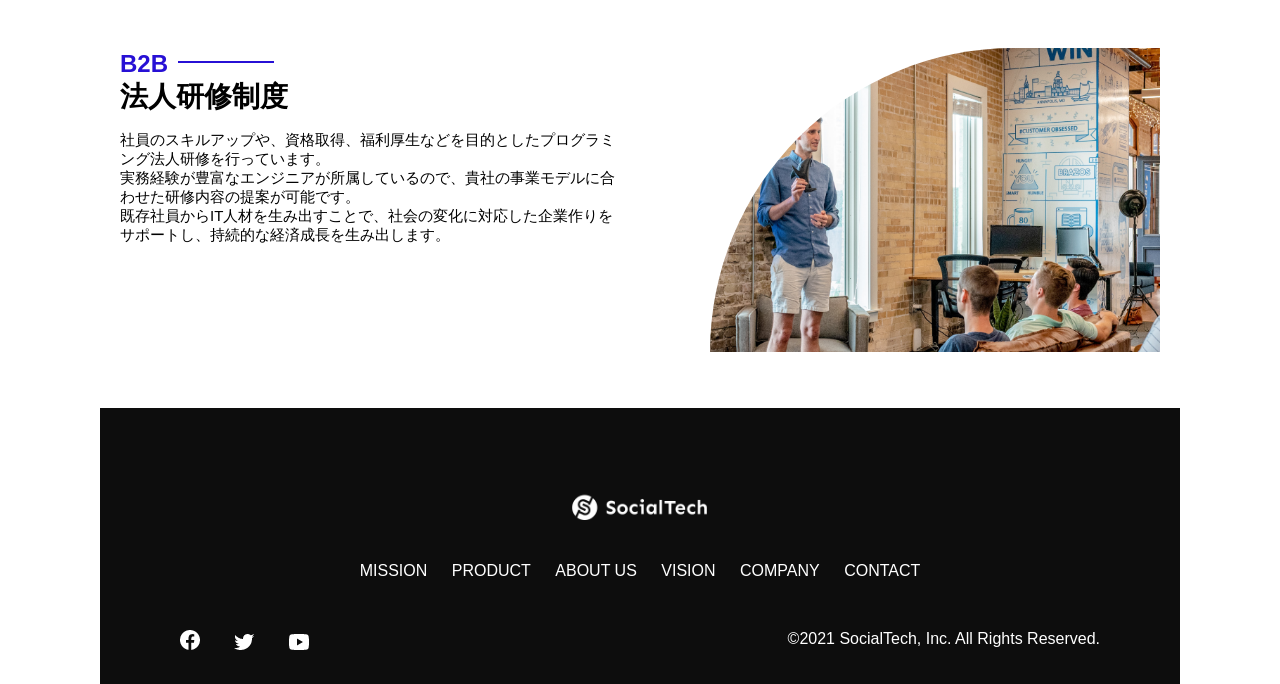
<file: kadai_tutorial_output/product.html>
<!DOCTYPE html>
<html>
  <head>
    <title>SocialTech - PRODUCT プロダクト -</title>
    <meta charset="UTF-8" />
    <meta
      name="description"
      content="SocialTechの4つのプロダクトを紹介します。"
    />
    <meta name="viewport" content="width=device-width, initial-scale=1.0" />
    <link rel="stylesheet" href="style.css" />
  </head>
  <body>
    <!-- ヘッダー -->
    <header>
      <!-- ロゴ -->
      <a href="index.html" id="logo"
        ><img src="images/logo.png" alt="トップページに戻る"
      /></a>

      <!-- PC用ナビゲーション -->
      <nav id="nav-pc">
        <a href="mission.html">MISSION</a>
        <a href="product.html">PRODUCT</a>
        <a href="index.html#aboutus">ABOUT US</a>
        <a href="index.html#vision">VISION</a>
        <a href="index.html#company">COMPANY</a>
        <a href="index.html#contact">CONTACT</a>
      </nav>
       <!-- スマホ用 -->
       <img id="menu-sp" src="images/button-menu.png" alt="ナビゲーションを開く" onclick="document.getElementById('nav-sp').style.display = 'block'" >
       <nav id="nav-sp">
        <img id="close" src="images/button-close.png" alt="ナビゲーションを閉じる" onclick="document.getElementById('nav-sp').style.display = 'none'">
        <a id="logo-sp" href="index.html" onclick="document.getElementById('nav-sp').style.display = 'none'">
         <img src="images/logo-sp.png" alt="トップページに戻る">
        </a>
        <a class="menu" href="mission.html" onclick="document.getElementById('nav-sp').style.display = 'none'">MISSION</a>
        <a class="menu" href="product.html" onclick="document.getElementById('nav-sp').style.display = 'none'">PRODUCT</a>
        <a class="menu" href="index.html#aboutus" onclick="document.getElementById('nav-sp').style.display = 'none'">ABOUT US</a>
        <a class="menu" href="index.html#vision" onclick="document.getElementById('nav-sp').style.display = 'none'">VISION</a>
        <a class="menu" href="index.html#company" onclick="document.getElementById('nav-sp').style.display = 'none'">COMPANY</a>
        <a class="menu" href="index.html#contact" onclick="document.getElementById('nav-sp').style.display = 'none'">CONTACT</a>
        <div id="sns">
          <a href="https://www.facebook.com/sejuku2013"><img src="images/button-facebook.png" alt="facebookのリンク"></a>
          <a href="https://twitter.com/samuraijuku"><img src="images/button-twitter.png" alt="twitterのリンク"></a>
          <a href="https://www.youtube.com/channel/UCCFOQO5aDK0xXam4cUQXT8g"><img src="images/button-youtube.png" alt="youtubeのリンク"></a>
        </div>
       </nav>
    </header>
    <main>
        <article>
            <section id="product-main">
                <div id="product-title">
                    <h1>PRODUCT</h1>
                    <span>プロダクト</span>
                    <div>TOP > PRODUCT</div>
                </div>
            </section>
            <section class="product-section1">
                <img src="images/product/product-mantoman.png" alt="PCでコードを書く男性">
                <div>
                    <h2 class="product-h2">MAN TO MAN</h2>
                    <h3 class="product-h3">プログラミング学習</h3>
                    <p>
                        2013年より日本で唯一の専属講師によるマンツーマンのプログラミングレッスンを開始。AI/人工知能コース・エンジニア転職コース・ウェブデザインコースを開設し、ICT教育全般のマンツーマン指導で誰もが生産的で働きがいのある職に付けるサポートをしています。
                        私たちは、創業当初からプログラミングを教えるのみならず、人生を変える手助けがしたい。という想いを大切にしてきました。<br>ITに強くなりたい、エンジニアになりたい、アプリを作りたい。そんな方々の想いを一緒に叶えるスクールでありたい。と考えています。<br>小中高生や女性、障害者向けのプログラムも用意し、質の高いICT教育をみんなに届けることで、貧困や不平等が無くなる社会を目指します。
                    </p>
                </div>
            </section>
            <section class="product-section2">
                <div>
                    <h2 class="product-h2">MEDIA</h2>
                    <h3 class="product-h3">プログラミング学習メディア</h3>
                    <p>
                        2015年より「SocialTech
                        Blog」としてオウンドメディアを設立し、2020年現在月間600万PVの日本最大級のプログラミング学習サイトへと成長しました。<br>新たにYouTubeチャンネルも開設し、無料で挫折せずにプログラミングを学べることを目指して、各チャネルで学習情報をやさしく発信。<br>独学でエンジニアを目指す人には無料で良質な記事や動画コンテンツを提供し、短期間でキャリアチェンジしたい人はマンツーマンレッスンを選択できるよう、各々の要望に合わせた学習機会を創出しています。
                    </p>
                </div>
                <img src="images/product/product-media.png" alt="スマートフォンを操作する人">
            </section>
            <section class="product-section1">
                <img src="images/product/product-career.png" alt="笑顔で話し合う2人の男性">
                <div>
                    <h2 class="product-h2">CAREER</h2>
                    <h3 class="product-h3">人材紹介事業</h3>
                    <p>
                        「誰もがエンジニアになれる」を叶えるため未経験からエンジニアへ転職するまでの全ての過程をサポートします。<br>エンジニア転職に特化した履歴書や職務経歴書の書き方、面接対策を行い、豊富な求人の中から最適なキャリア選択を支援。<br>転職希望者の目標に寄り添って強みやアピールポイントを整理し、転職活動を通して自身の成長を実感できるキャリア支援を行なっています。<br>
                    </p>
                </div>
            </section>
            <section class="product-section2">
                <div>
                    <h2 class="product-h2">B2B</h2>
                    <h3 class="product-h3">法人研修制度</h3>
                    <p>
                        社員のスキルアップや、資格取得、福利厚生などを目的としたプログラミング法人研修を行っています。<br>実務経験が豊富なエンジニアが所属しているので、貴社の事業モデルに合わせた研修内容の提案が可能です。<br>既存社員からIT人材を生み出すことで、社会の変化に対応した企業作りをサポートし、持続的な経済成長を生み出します。
                    </p>
                </div>
                <img src="images/product/product-b2b.png" alt="講演中の男性とそれを聴く人々">
            </section>
        </article>
        <footer>
            <div id="footer-logo">
                <img src="images/logo-sp.png" alt="SocialTech">
              </div>
              <div id="footer-link">
                <a href="mission.html">MISSION</a>
                <a href="product.html">PRODUCT</a>
                <a href="index.html#aboutus">ABOUT US</a>
                <a href="index.html#vision">VISION</a>
                <a href="index.html#company">COMPANY</a>
                <a href="index.html#contact">CONTACT</a>
              </div>
              <div id="sns-footer">
                <a href="https://www.facebook.com/sejuku2013"><img src="images/button-facebook.png" alt="Facebookのリンク"></a>
                <a href="https://twitter.com/samuraijuku"><img src="images/button-twitter.png" alt="Twitterのリンク"></a>
                <a href="https://www.youtube.com/channel/UCCFOQO5aDK0xXam4cUQXT8g"><img src="images/button-youtube.png" alt="YouTubeのリンク"></a>
                <span id="copyright">&copy;2021 SocialTech, Inc. All Rights Reserved. </span>
            </div>   
        </footer>
    </main>
  </body>
</html>
</file>
<file: html_css_kadai_013/style.css>
/* PC、スマホ共通スタイル */
body {
  font-family: "Source Sans Pro", "Hiragino Kaku Gothic ProN", Meiryo, Arial,
    sans-serif;
}

p {
  font-size: 15px;
}

#main-visual>img {
  width: 100%;
}

/*================
PC用のスタイル 
=================*/
@media screen and (min-width: 768px) {
  /* 横幅設定 */
  body {
    max-width: 1080px;
    min-width: 960px;
    margin: 0 auto 0 auto;
  }

  /* ヘッダー */
  header {
    display: flex;
    justify-content: space-between;
  }

  /* ナビゲーションのレイアウト */
  #nav-pc {
    text-align: right;
    font-size: 14px;
    padding-top: 15px;
  }

  /* ナビゲーションのリンクの装飾設定 */
  #nav-pc>a {
    text-decoration: none;
    margin-left: 20px;
  }

  #nav-pc>a:link {
    color: #0d0d0d;
  }

  #nav-pc>a:visited {
    color: #0d0d0d;
  }

  #nav-pc>a:hover {
    color: #0d0d0d;
    text-decoration: underline;
  }

  #nav-pc>a:active {
    color: #0d0d0d;
  }
  #menu-sp{
    display: none;
  }
  #nav-sp{
    display: none;
  }
}



/* スマホ用スタイル */
@media screen and (max-width: 767px) {
  body{
    min-width: 375px;
    margin: 0;
  }
  /* PC用ナビゲーションを非表示 */
  #nav-pc {
    display: none;
  }

  #menu-sp {
    float: right;
    padding: 0;
  }
  /* スマホ用ナビの設定 */
  #nav-sp {
    background-color: #ce933e;
    position: absolute;
    left: 0;
    top: 0;
    height: 100%;
    width: 100%;
    display: none;
    z-index: 100;
  }
  #close {
    position: absolute;
    top: 20px;
    right: 20px;
  }
  #logo-sp {
    margin: 80px 0 30px 20px;
  }
  #nav-sp >a {
    display: block;
  }  
  #nav-sp >a:link {
    color: #ffffff;
  }
  #nav-sp >a:visited {
    color: #ffffff;
  }
  #nav-sp >a:hover {
    color: #ffffff;
    text-decoration: underline;
  }
  #nav-sp >a:active {
    color: #ffffff;
  }
  #nav-sp > .menu {
    text-decoration: none;
    display: block;
    margin: 0 20px;
    height: 44px;
    font-size: 16px;
    background-image: url("images/arrow.png");
    background-repeat: no-repeat;
    background-position: right top;
  }

}
</file>
<file: kadai_tutorial_output/style.css>
/* PC、スマホ共通スタイル */
body {
  font-family: "Source Sans Pro", "Hiragino Kaku Gothic ProN", Meiryo, Arial,
    sans-serif;
}

p {
  font-size: 15px;
}

/*================
PC用のスタイル 
=================*/
@media screen and (min-width:768px) {
/* 横幅設定 */
body {
  max-width: 1080px;
  min-width: 960px;
  margin: 0 auto 0 auto;
}

/* ヘッダー */
header {
  display: flex;
  justify-content: space-between;
}

/* ナビゲーションのレイアウト */
#nav-pc {
  text-align: right;
  font-size: 14px;
  padding-top: 15px;
}

/* ナビゲーションのリンクの装飾設定 */
#nav-pc>a {
  text-decoration: none;
  margin-left: 20px;
}

#nav-pc>a:link {
  color: #0d0d0d;
}

#nav-pc>a:visited {
  color: #0d0d0d;
}

#nav-pc>a:hover {
  color: #0d0d0d;
  text-decoration: underline;
}

#nav-pc>a:active {
  color: #0d0d0d;
}
/* スマホ用ナビ非表示 */
#nav-sp,#menu-sp {
  display: none;
}

/* メインビジュアル*/
#main-visual {
  position: relative;
  height: 400px;
}

#main-message {
  position: absolute;
  top: 0;
  left: 0;
  background-color: #2710d5;
  color: #ffffff;
  border-radius: 0 0 476px 0;
  max-width: 620px;
  height: 100%;
  width: 100%;
  z-index: 11;
}

#main-message>h1 {
  font-size: 60px;
  font-weight: bold;
  margin: 100px 0 0 50px;
}

#main-message>p {
  font-size: 28px;
  margin: 0 0 0 50px;
}

#main-visual>img {
  max-width: 620px;
  border-radius: 476px 0 0 0;
  position: absolute;
  top: 0;
  right: 0;
  z-index: 10;
}

/* 見出し */
h2 {
  margin: 40px 0 0 0;
}

h2::after {
  content: url("images/line.png");
  margin-left: 10px;
}

h3 {
  font-size: 27px;
}

/* ミッション */
#mission {
  margin: 80px auto 80px auto;
  width: 100%;
}

#mission-flex {
  width: 100%;
  display: flex;
}

#mission-flex>div {
  width: 50%;
  margin: 20px;
}

#mission-photo {
  width: 100%;
}

#s2dgs {
  margin-top: 50px;
}

/* プロダクト */
#product {
  background-color: #fafafa;
  width: 100%;
  margin: 80px 0 80px 0;
  padding: 10px 40px 0px 40px;
}

/* 外枠 */
#product>div {
  margin-top: 40px;
  display: flex;
}

/* 左のカラム */
#product-left {
  width: 50%;
  margin-right: 20px;
}

/* 右のカラム */
#product-right {
  width: 50%;
  margin-left: 20px;
  margin-top: 80px;
}

/* 画像＋説明の枠 */
#product-left>div {
  position: relative;
  height: 480px;
  margin-right: 20px;
}

#product-right>div {
  position: relative;
  height: 480px;
  margin-left: 20px;
}

/* 画像 */
.product-photo {
  width: 100%;
}

/* 説明文の枠 */
.product-explain {
  background-color: #ffffff;
  position: absolute;
  left: 0;
  top: 280px;
  margin: 0 40px 0 40px;
  padding: 20px;
  box-shadow: 5px 5px 10px rgba(0, 0, 0, 0.05);
}

/* 説明文の英語 */
.product-explain>span {
  color: #2710d5;
  font-weight: bold;
  font-size: 16px;
  margin: 0;
}

/* 説明文の見出し */
.product-explain>h3 {
  margin: 5px 0 5px 0;
}

/* 説明文 */
.product-explain>p {
  margin: 0;
}

/* 「もっとみる」ボタン */
#product-more {
  margin: 0 auto -42px auto;
}

/* ABOUT US */
#aboutus {
  margin: 80px auto 80px auto;
}

/* 3つの組織文化と画像を入れる枠 */
#aboutus>div {
  display: flex;
}

/* 画像 */
.culture-img {
  width: 100%;
  align-self: flex-start;
}

.culture-img2 {
  margin-top: 50px;
  width: 100%;
}

/* 3つの組織文化の表 */
.culture-table {
  max-width: 500px;
  margin-right: 50px;
}

/* 番号 */
.culture-num {
  font-size: 80px;
  color: #2710d5;
  margin: 0 20px 0 0;
}

/* 組織文化英語 */
.culture-en {
  color: #2710d5;
  font-weight: bold;
  font-size: 24px;
  display: block;
}

/* 組織文化日本語 */
.culture-jp {
  font-size: 28px;
  font-weight: bold;
}

/* 説明文 */
.culture-description {
  margin: 0;
}

/* ビジョン */
#vision {
  margin: 80px auto 80px auto;
}

/* セクション内の外枠 */
#vision>div {
  width: 100%;
  display: flex;
  justify-content: space-between;
  flex-wrap: wrap;
}

/* 7つの行動指針の枠 */
.vision-box {
  width: 300px;
  height: 300px;
  margin-bottom: 30px;
  position: relative;
}

.vision-box>img {
  width: 100%;
  height: auto;
  position: absolute;
  top: 0;
  left: 0;
  z-index: 30;
}

.vision-box>span {
  position: absolute;
  top: 0;
  left: 0;
  z-index: 31;
  margin-right: 20px;
}

.vision-box>span>h4 {
  color: #2710d5;
  font-size: 19px;
  margin: 80px 0 0 0;
  Ï
}

.vision-box > span> h4::first-letter {
  font-size: 40px;
}

.vision-box>span>h5 {
  font-size: 20px;
  margin: 0 0 0 0;
}

.vision-box>span>p {
  margin: 10px 0 0 0;
}

/* 会社概要 */
#company {
  margin: 80px auto 80px auto;
}

#company-table {
  width: 100%;
}

.tableheader {
  text-align: left;
  padding: 20px;
  border-bottom-color: #2710d5;
  border-bottom-width: 1px;
  border-bottom-style: solid;
  width: 100px;
}

.tableheader-first {
  text-align: left;
  padding: 20px;
  border-bottom-color: #2710d5;
  border-bottom-width: 1px;
  border-bottom-style: solid;
  border-top-color: #2710d5;
  border-top-width: 1px;
  border-top-style: solid;
  width: 100px;
}

.cell {
  padding: 30px;
  border-bottom-color: #ececec;
  border-bottom-width: 1px;
  border-bottom-style: solid;
}

.cell-first {
  padding: 30px;
  border-bottom-color: #ececec;
  border-bottom-width: 1px;
  border-bottom-style: solid;
  border-top-color: #ececec;
  border-top-width: 1px;
  border-top-style: solid;
}

#company>iframe {
  width: 100%;
  height: 368px;
  margin-top: 40px;
}

/* お問い合わせ */
#contact {
  margin: 80px auto 80px auto;
}

/* 外枠 */
#contact>form>div {
  display: flex;
  flex-direction: row;
  flex-wrap: wrap;
  padding-bottom: 30px;
}

/* 左列の見出し */
.contact-heading {
  width: 240px;
  align-self: center;
}

/* 見出しのラベル */
.contact-label {
  font-weight: bold;
}

/* 必須 */
.contact-span {
  color: #ce2222;
  margin: 0 0 0 20px;
  font-weight: bold;
}

/* テキストボックス */
.contact-textbox {
  border-top: 0;
  border-left: 0;
  border-right: 0;
  border-bottom-width: 1px;
  border-bottom-color: #707070;
  border-bottom-style: solid;
  background-color: #fafafa;
  width: 400px;
  height: 56px;
}

/* お問い合わせ内容のテキストエリア */
.contact-textarea {
  border-top: 0;
  border-left: 0;
  border-right: 0;
  border-bottom-width: 1px;
  border-bottom-color: #707070;
  border-bottom-style: solid;
  background-color: #fafafa;
  width: 400px;
  height: 200px;
}

/* 個人情報の取り扱い */
details {
  width: 700px;
}

details>div {
  background-color: #fafafa;
  padding: 20px;
}

details>div>span {
  font-weight: bold;
}

/* フッター */
footer {
  background-color: #0d0d0d;
  text-align: center;
  padding: 80px 80px 30px 80px;
}

#footer-logo {
  margin-bottom: 30px;
}

#footer-link {
  margin-bottom: 50px;
}
#footer-link > a {
  text-decoration: none;
  margin: 10px;
}
#footer-link > a:link {
  color: #ffffff;
}
#footer-link > a:visited {
  color: #ffffff;
}
#footer-link > a:hover {
  color: #ffffff;
  text-decoration: underline;
}
#footer-link > a:active {
  color: #ffffff;
}

#sns-footer {
  text-align: left;
  width: 100%;
}

#sns-footer > a {
  margin-right: 30px;
}

#copyright {
  color: #ffffff;
  float: right;
}
/* 企業情報 */
#cases{
  margin: 40px auto;
  width: 100%;
}
#cases > ul{
  display: flex;
}
#cases > ul > li{
  width: 33%;
  margin: 20px;
}
/* カード */
.case-card{
  background-color: #ffffff;
  min-height: 400px;
  box-shadow: 5px 5px 15px rgba(0, 0, 0, 0.2);
}
.case-img{
  width: 100%;
}
.case-info{
  padding: 10px 20px;
}
.case-name{
  color: #2710d5;
  font-size: 19px;
}
.case-content{
  font-size: 14px;
}
/* mission.htmlのスタイル */
#mission-main {
  height: 496px;
  width: 100%;
  background-image: url("images/mission/mission-main.png");
  background-repeat: no-repeat;
  background-position-y: center;
}
#mission-title {
  background-color: #2710d5;
  width: 368px;
  color: #ffffff;
  height: 496px;
  border-radius: 0 248px 248px 0;
  position: relative;
}
#mission-title > h1 {
  position: absolute;
  top: 0;
  left: 100px;
  font-size: 80px;
}
#mission-title > span {
  position: absolute;
  top: 200px;
  left: 100px;
  font-size: 26px;
}
#mission-title > div {
  position: absolute;
  top: 350px;
  left: 100px;
  font-size: 16px;
}
#mission-s2dgs {
  width: 100%;
  margin: 20px;
}
.mission-h2 {
  color: #2710d5;
  font-size: 40px;
}
.mission-h2::after {
  content: none;
}

#mission-5goals {
  margin: 20px;
  display: flex;
}
#mission-5goals > div {
  flex-grow: 1;
  padding: 20px;
}
#mission-5goals > div > div {
  margin-bottom: 40px;
}
.fivegoals-image-right {
  float: right;
  margin: 20px;
}
.fivegoals-image-left{
  float: left;
  margin: 20px;
}
.fivegoals-number {
  color: #2710d5;
  font-size: 48px;
  margin: 0;
}
.fivegoals-h3 {
  font-size: 28px;
  margin: 0;
}
.fivegoals-p {
  margin: 0;
}

/* プロダクト */
#product-main {
  height: 496px;
  width: 100%;
  background-image: url("images/product/product-main.png");
  background-repeat: no-repeat;
  background-position-y: center;
}
#product-title {
  background-color: #2710d5;
  width: 368px;
  color: #ffffff;
  height: 496px;
  border-radius: 0 248px 248px 0;
  position: relative;
}
#product-title > h1 {
  position: absolute;
  top: 0;
  left: 100px;
  font-size: 80px;
}
#product-title > span {
  position: absolute;
  top: 200px;
  left: 100px;
  font-size: 26px;
}
#product-title >div {
  position: absolute;
  top: 350px;
  left: 100px;
  font-size: 16px;
}

/* セクション１ */
.product-section1 {
  position: relative;
  margin: 20px;
  height: 340px;
}
.product-section1 > img {
  position: absolute;
  top: 0;
  left: 0;
  width: 450px;
  margin: 0 40px 30px 0;
  border-radius: 0 432px 0 0;
}
.product-section1 > div {
  position: absolute;
  top: 0;
  left: 480px;
}
.product-section2 {
  position: relative;
  margin: 20px;
  height: 340px;
}
.product-section2 > img {
  position: absolute;
  top: 0;
  right: 0;
  width: 450px;
  margin: 0 0 30px 40px;
  border-radius: 432px 0 0 0;
}
.product-section2 > div {
  width: 500px;
  position: absolute;
  top: 0;
  left: 0;
}
.product-h2 {
  color: #2710d5;
  font-size: 24px;
  margin: 0;
}
.product-h3 {
  font-size: 28px;
  margin: 0;
}

}





/* スマホ */
@media screen and (max-width:767px) {
  body{
    min-width: 375px;
    margin: 0;
  }
  /* PC用ナビ非表示 */
  #nav-pc{
    display: none;
  }
  #menu-sp{
    float: right;
    padding: 0;
  }
  /* スマホ用ナビ */
  #nav-sp{
    background-color: #2710d5;
    position: absolute;
    top: 0;
    left: 0;
    height: 100%;
    width: 100%;
    display: none;
    z-index: 100;
  }
  #close{
    position: absolute;
    top: 20px;
    right: 20px;
  }
  #logo-sp{
    margin: 80px 0 30px 20px;
  }
  /* ナビゲーションリンクの装飾 */
  #nav-sp > a{
    display: block;
  }
  #nav-sp > a:link{
    color: #ffffff;
  }
  #nav-sp > a:visited{
    color: #ffffff;
  }
  #nav-sp > a:hover{
    color: #ffffff;
    text-decoration: underline;
  }
  #nav-sp > a:active{
    color: #ffffff;
  }
  #nav-sp > .menu{
    text-decoration: none;
    display: block;
    margin: 0 20px 0 20px;
    height: 40px;
    font-size: 16px;
    background-image: url("images/arrow.png");
    background-repeat: no-repeat;
    background-position: right top;
  }
  #sns {
    position: absolute;
    bottom: 20px;
    left: 20px;
  }
  #sns >a {
    margin-right: 30px;
  }
/* メインビジュアル */
  #main-visual {
    position: relative;
    height: 470px;
    width: 100%;
    overflow: hidden;
  }
  #main-visual > div {
    position: absolute;
    top: 0;
    left: 0;
    background-color: #2710d5;
    color: white;
    border-radius: 0 0 476px 0;
    text-align: center;
    height: 280px;
    width: 100%;
    z-index: 11;
  }
  #main-visual > div >h1 {
    font-size: 28px;
    margin: 90px 0 0 0;
  }
  #main-visual > div > p {
    margin: 0;
  }
  #main-visual > img {
    width: 100%;
    border-radius: 476px 0 0 0;
    z-index: 10;
    position: absolute;
    bottom: 0;
    right: 0;
  }
  /* 見出し */
  h2::after {
    content: url("images/line.png");
    margin-left: 10px;
  }
  h3 {
    font-size: 24px;
    margin-top: 10px;
  }
  /* ミッション */
  #mission {
    margin: 20px;
  }
  #mission-photo {
    width: 100%;
  }
  #s2dgs {
    width: 100%;
  }
  /* プロダクト */
  #product {
    background-color: #fafafa;
    padding-top: 10px;
  }
  #product h2 {
    margin-left: 20px;
  }
  #product-left,#product-right {
    margin-left: 20px;
    margin-right: 20px;
  }
  /* 画像、説明枠 */
  #product-left > div,
  #product-right > div {
    position: relative;
    height: 540px;
  }
  .product-explain {
    background-color: #ffffff;
    position: absolute;
    left: 0;
    bottom: 50px;
    padding: 20px;
    box-shadow: 5px 5px 10px rgba(0, 0, 0, 0.05);
  }
  .product-explain > span {
    color: #2710d5;
    font-weight: bold;
    font-size: 16px;
    margin: 0;
  }
  .product-explain > h3 {
    margin: 10px 0;
  }
  .product-photo {
    width: 100%;
  }
  #product-more > img {
    margin: 0 0 -42px 20px;
  }

  /* ABOUT US */  
  #aboutus {
    margin: 80px 20px;
  }
  #aboutus > div {
    display: flex;
    flex-direction: column;
  }
  .culture-table {
    width: 100%;
    padding-right: 20px;
    order: 2;
  }
  .culture-img {
    width: 100%;
    order: 1;
  }
  .culture-img2 {
    width: 100%;
  }
  .culture-num {
    font-size: 80px;
    color: #2710d5;
  }
  .culture-en {
    color: #2710d5;
    font-weight: bold;
    font-size: 24px;
    display: block;
  }
  .culture-jp {
    display: block;
  }
  .culture-description {
    margin: 0;
  }

  /* ビジョン */
  #vision {
    margin: 80px 20px;
  }
  .vision-box {
    width: 300px;
    height: 300px;
    margin-bottom: 30px;
    position: relative;
  }
  .vision-box > img {
    width: 100%;
    height: auto;
    position: absolute;
    top: 0;
    left: 0;
    z-index: 30;
  }
  .vision-box > span {
    position: absolute;
    top: 0;
    left: 0;
    z-index: 31;
    margin-right: 20px;
  }
  .vision-box > span >h4 {
    color: #2710d5;
    font-size: 19px;
    margin-top: 60px;
  }
  .vision-box > span >h5 {
    font-size: 20px;
    margin: 0;
  }
  .vision-box > span > p {
    margin-top: 10px;
  }
  /* 会社概要 */
  #company {
    margin: 0 20px;
  }
  #company > h3 {
    margin-bottom: 20px;
  }

  #company > table {
    width: 100%;
  }
  .tableheader-first {
    text-align: left;
    padding: 20px;
    border-bottom-color: #2710d5;
    border-bottom-width: 1px;
    border-bottom-style: solid;
    border-top-color: #2710d5;
    border-top-width: 1px;
    border-top-style: solid;
    width: 50px;
  }
  .tableheader {
    text-align: left;
    padding: 20px;
    border-bottom-color: #2710d5;
    border-bottom-width: 1px;
    border-bottom-style: solid;
    width: 50px;
  }
  .cell {
    padding: 20px;
    border-bottom-color: #ececec;
    border-bottom-width: 1px;
    border-bottom-style: solid;
  }
  .cell-first {
    padding: 20px;
    border-bottom-color: #ececec;
    border-bottom-width: 1px;
    border-bottom-style: solid;
    border-top-color: #ececec;
    border-top-width: 1px;
    border-top-style: solid;
  }
  #company > iframe {
    width: 100%;
    height: 240px;
    margin-top: 40px;
  }
  /* case */
  #cases {
    position: relative;
    margin: 80px 20px;
    overflow: hidden;
  }
  .case-img {
    width: 100%;
  }


  /* お問い合わせ */
  #contact {
    margin: 80px 20px;
  }
  #contact > h3 {
    margin-bottom: 20px;
  }
  #contact > form > div {
    margin-bottom: 20px;
  }
  .contact-heading {
    margin-bottom: 20px;
  }
  /* ラベル */
  .contact-label {
    font-weight: bold;
  }
  .contact-span {
    color: #ce2222;
    margin-left: 20px;
    font-weight: bold;
  }
  .contact-textbox {
    height: 56px;
    border-top: o;
    border-left: 0;
    border-right: 0;
    background-color: #fafafa;
    border-bottom-color: #707070;
    border-bottom-width: 1px;
    border-bottom-style: solid;
    min-width: 300px;
    width: 100%;
  }
  .contact-textarea {
    height: 150px;
    border-top: 0;
    border-left: 0;
    border-right: 0;
    background-color: #fafafa;
    width: 100%;
  }
  .radiobutton {
    margin-bottom: 20px;
  }
  .radiobutton + label::after {
    content: "\A";
    white-space: pre;
  }
  /* フッター */
  footer {
    background-color: #0d0d0d;
    padding: 30px 20px 50px 20px;
  }
  #footer-logo {
    margin-bottom: 30px;
  }
  #footer-link {
    margin-bottom: 50px;
  }
  #footer-link > a {
    text-decoration: none;
    margin: 0 20px 30px 0;
    display: block;
    background-image: url("images/arrow.png");
    background-repeat: no-repeat;
    background-position: right top;
  }
  #footer-link > a:link {
    color: #ffffff;
  }
  #footer-link > a:visited {
    color: #ffffff;
  }
  #footer-link > a:hover {
    color: #ffffff;
    text-decoration: underline;
  }
  #footer-link > a:active {
    color: #ffffff;
  }
  #sns-footer > a {
    margin-right: 30px;
  }
  #copyright {
    font-size: 12px;
    display: block;
    margin-top: 30px;
    color: #ffffff;
  }




  /* mission.htmlのスタイル */
  #mission-main {
    height: 256px;
    width: 100%;
    background-image: url("images/mission/mission-main.png");
    background-repeat: no-repeat;
    background-position-y: center;
    background-size: auto 208px;
  }
  #mission-title {
    background-color: #2710d5;
    width: 136px;
    color: #ffffff;
    height: 256px;
    border-radius: 0 248px 248px 0;
    position: relative;
  }
  #mission-title > span {
    position: absolute;
    top: 110px;
    left: 20px;
    font-size: 18px;
  }
  #mission-title > div {
    position: absolute;
    top: 180px;
    left: 20px;
    font-size: 13px;
  }
  /* ミッションページ　S2DGｓの設定 */
  #mission-s2dgs {
    margin: 20px;
  }
  .mission-h2 {
    color: #2710d5;
    font-size: 38px;
  }
  .mission-h2::after {
    content: none;
  }
  #mission-s2dgs > img {
    width: 100%;
  }
  /* ミッションページ　5goalsの設定 */
  #mission-5goals {
    margin: 20px;
  }
  #mission-5goals > div > div {
    margin: 40px;
  }
  #s2dgs-image {
    width: 100%;
  }
  .fivegoals-image-right {
    margin: 20px auto;
    display: block;
  }
  .fivegoals-image-left {
    margin: 20px auto;
    display: block;
  }
  .fivegoals-number {
    color: #2710d5;
    font-size: 48px;
    margin: 0;
  }
  .fivegoals-h3 {
    font-size: 28px;
    margin: 0;
  }
  .fivegoals-p {
    margin: 0;
  }

  /* プロダクトページ */
  #product-main {
    height: 256px;
    width: 100%;
    background-image: url("images/product/product-main.png");
    background-repeat: no-repeat;
    background-position-y: center;
    background-size: auto 208px;
  }
  #product-title {
    background-color: #2710d5;
    width: 136px;
    color: #ffffff;
    height: 256px;
    border-radius: 0 248px 248px 0;
    position: relative;
  }
  #product-title > h1 {
    position: absolute;
    top: 0;
    left: 20px;
    font-size: 40px;
  }
  #produce-title > span {
    position: absolute;
    top: 110px;
    left: 20px;
    font-size: 18px;
  }
  #product-title > div {
    position: absolute;
    top: 180px;
    left: 20px;
    font-size: 13px;
  }
  .product-section1 {
    margin: 20px;
  }
  .product-section1 > img {
    width: 100%;
    border-radius: 0 300px 0 0;
  }
  .product-section2 {
    margin: 20px;
    display: flex;
    flex-direction: column;
  }
  .product-section2 > img {
    order: 1;
    width: 100%;
    border-radius: 300px 0 0 0;
  }
  .product-section2 > div {
    order: 2;
  }
  .product-h2 {
    color: #2710d5;
    font-size: 24px;
    margin: 0;
  }
  .product-h3 {
    font-size: 28px;
    margin: 0;
  }

}
</file>
